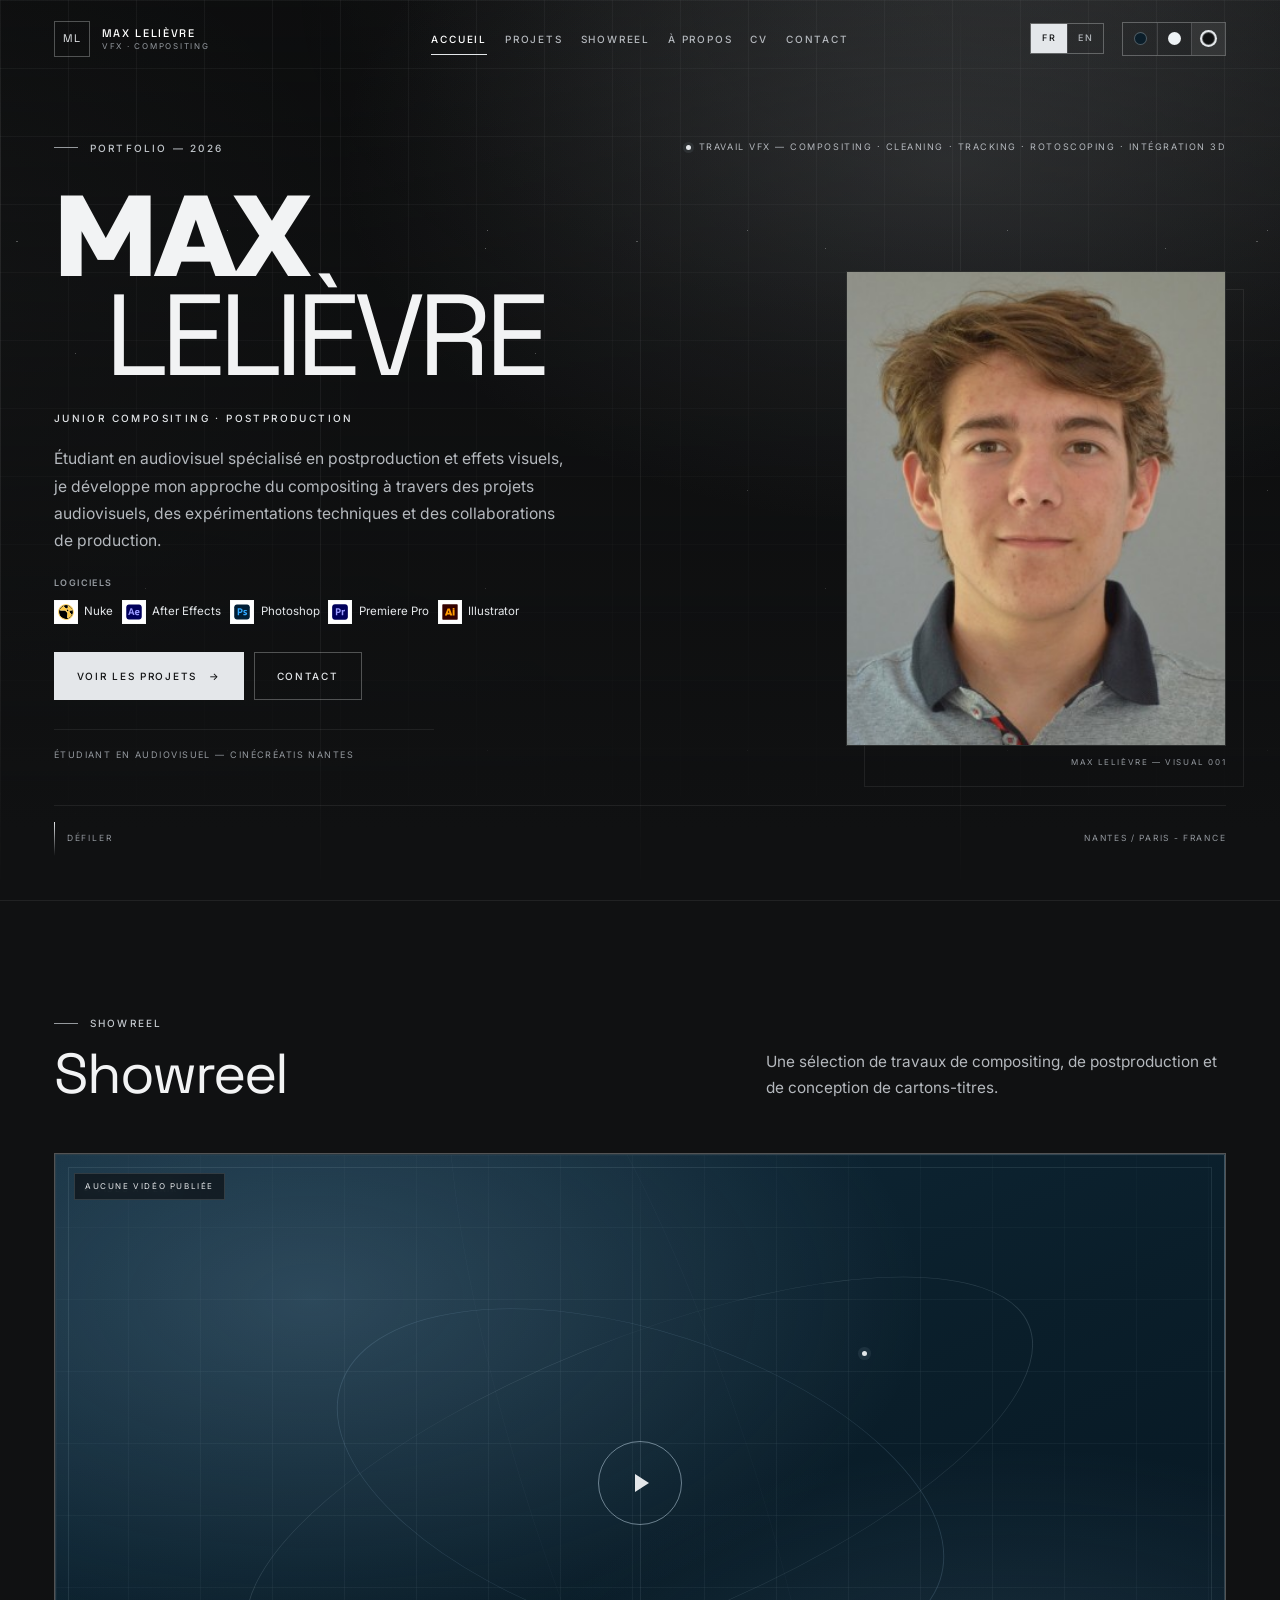
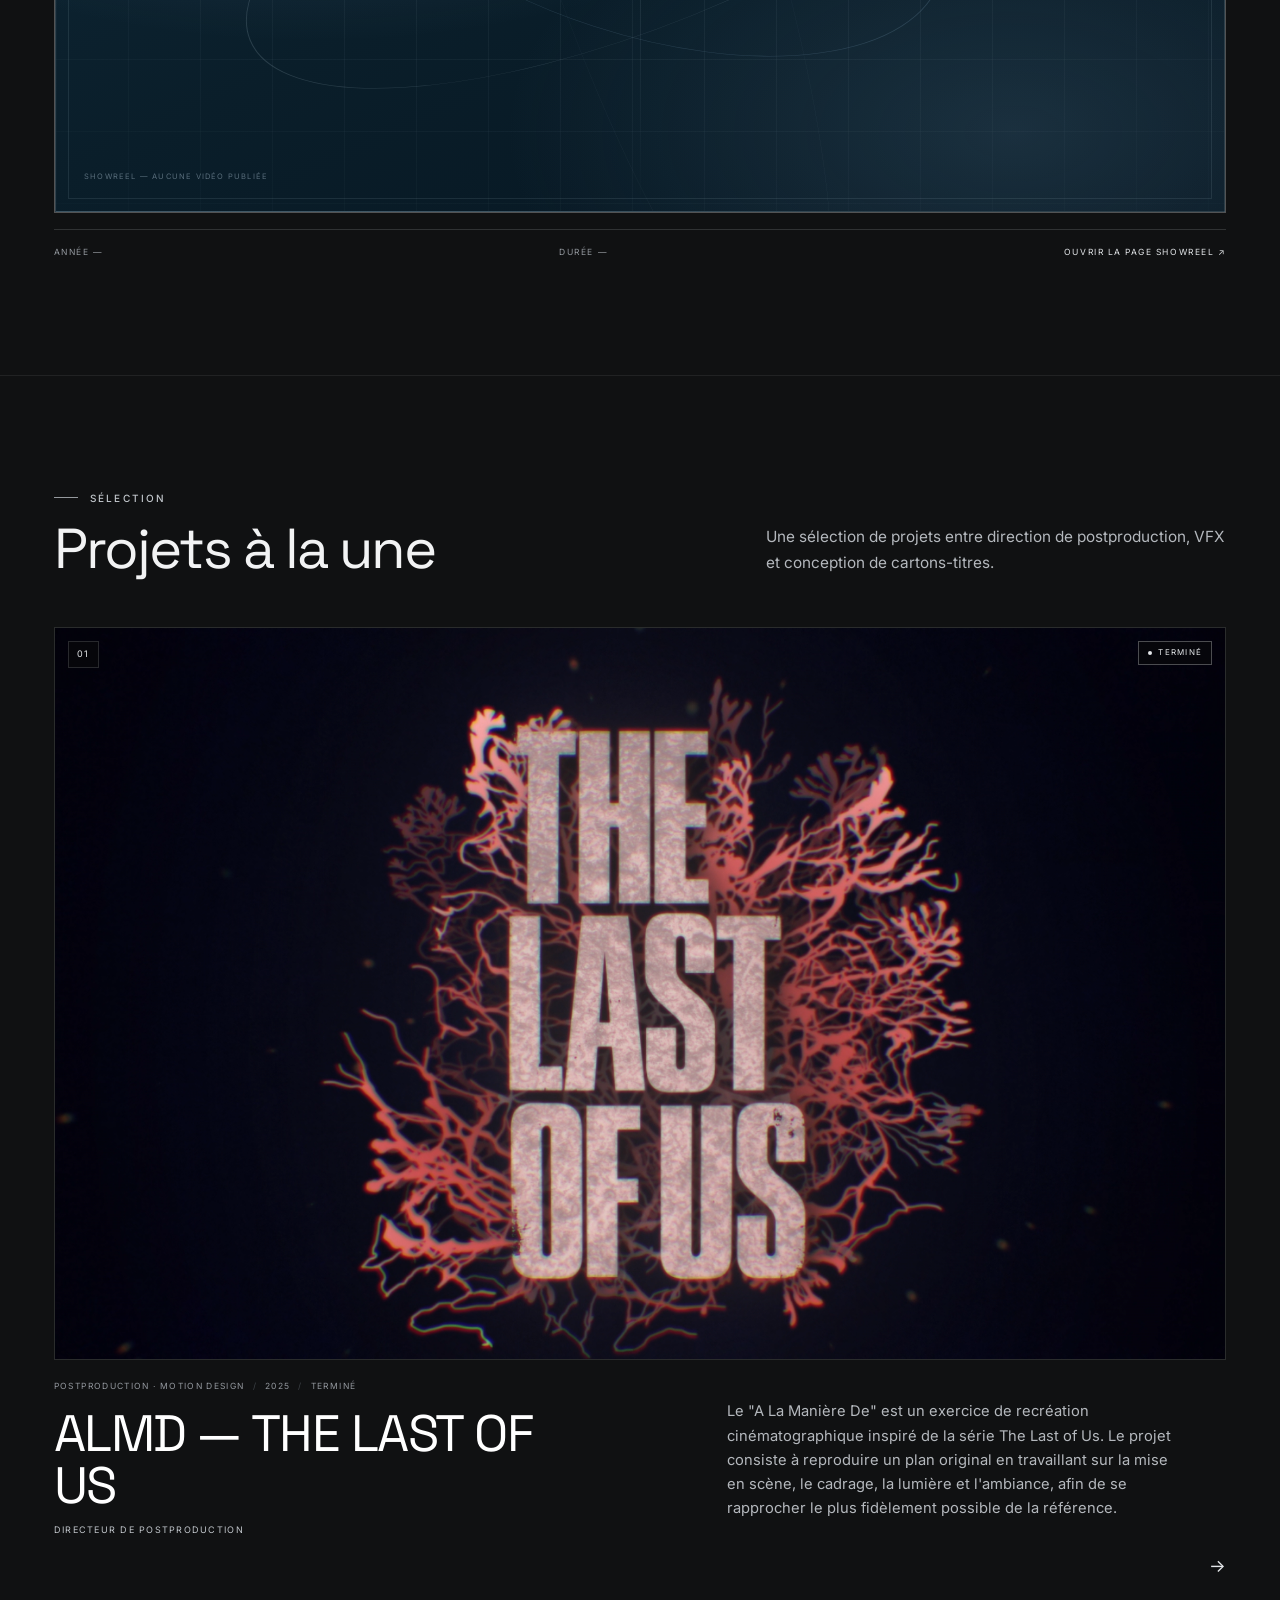
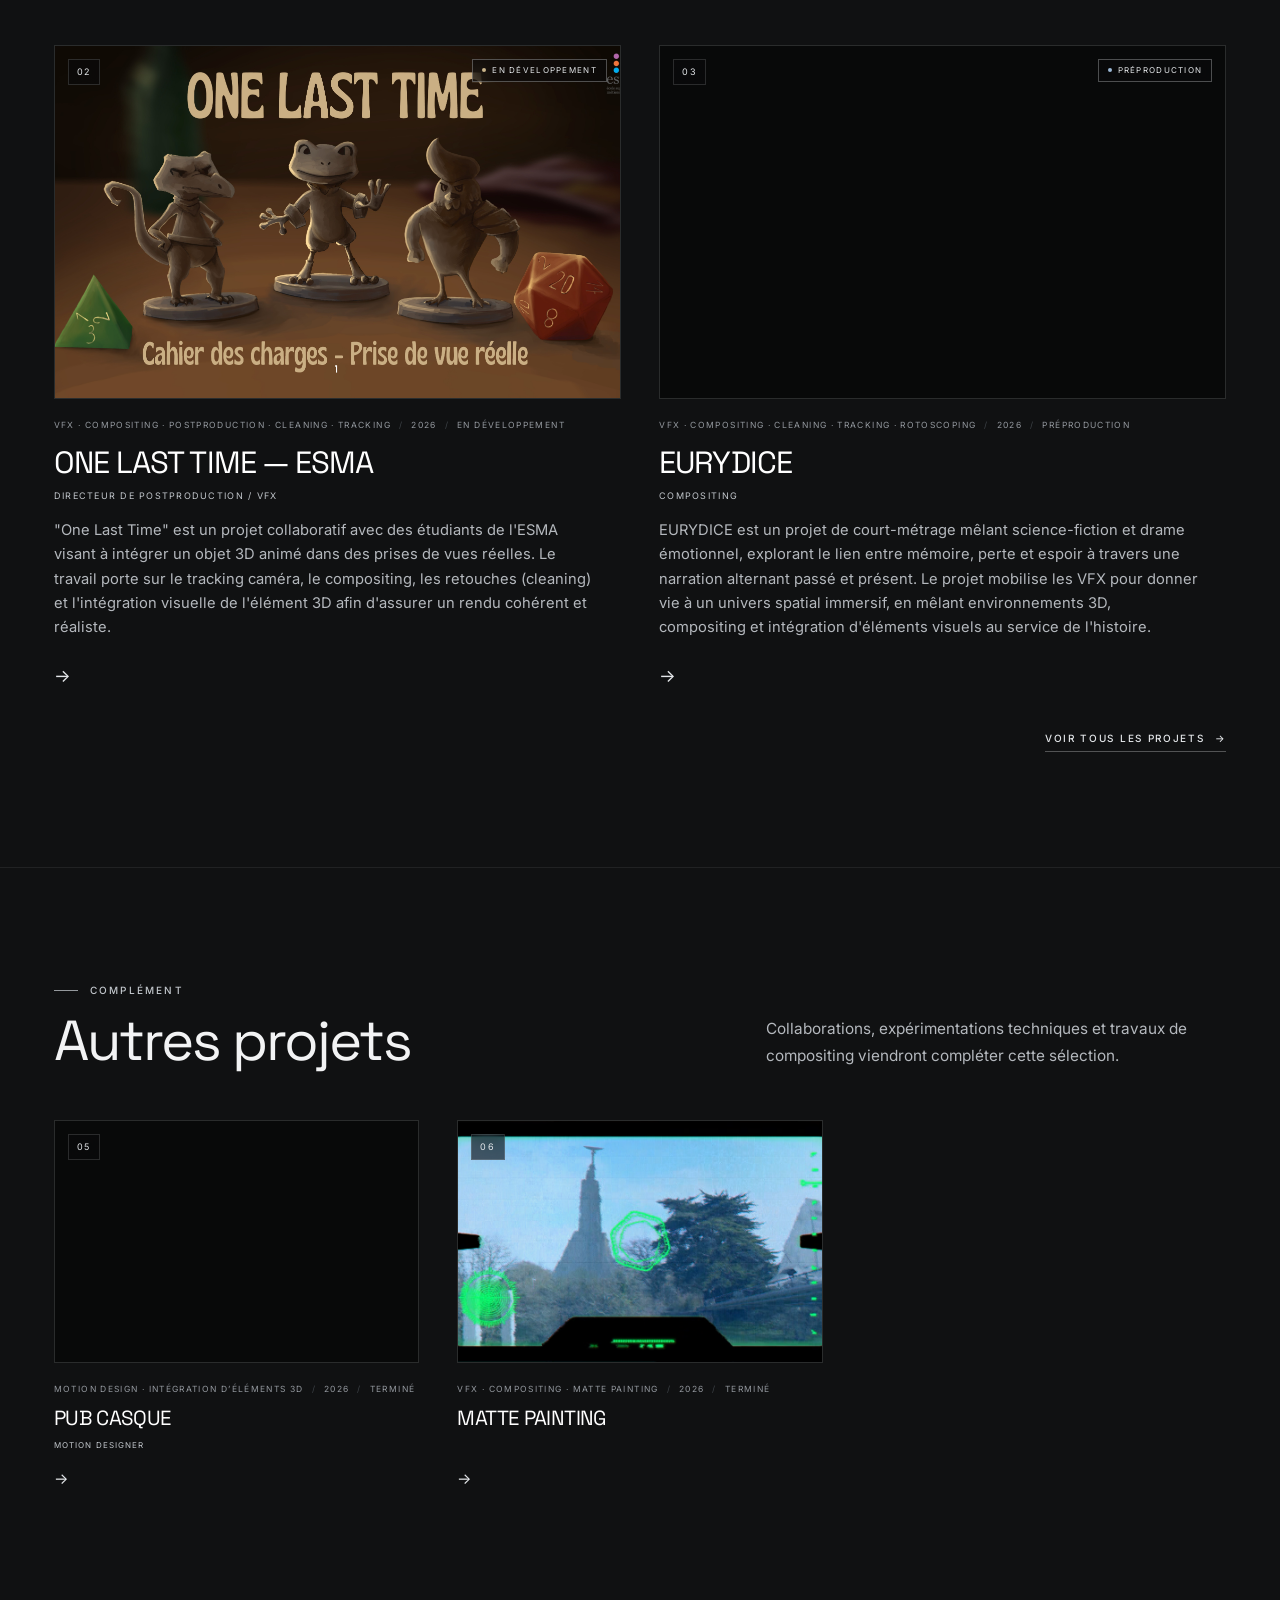
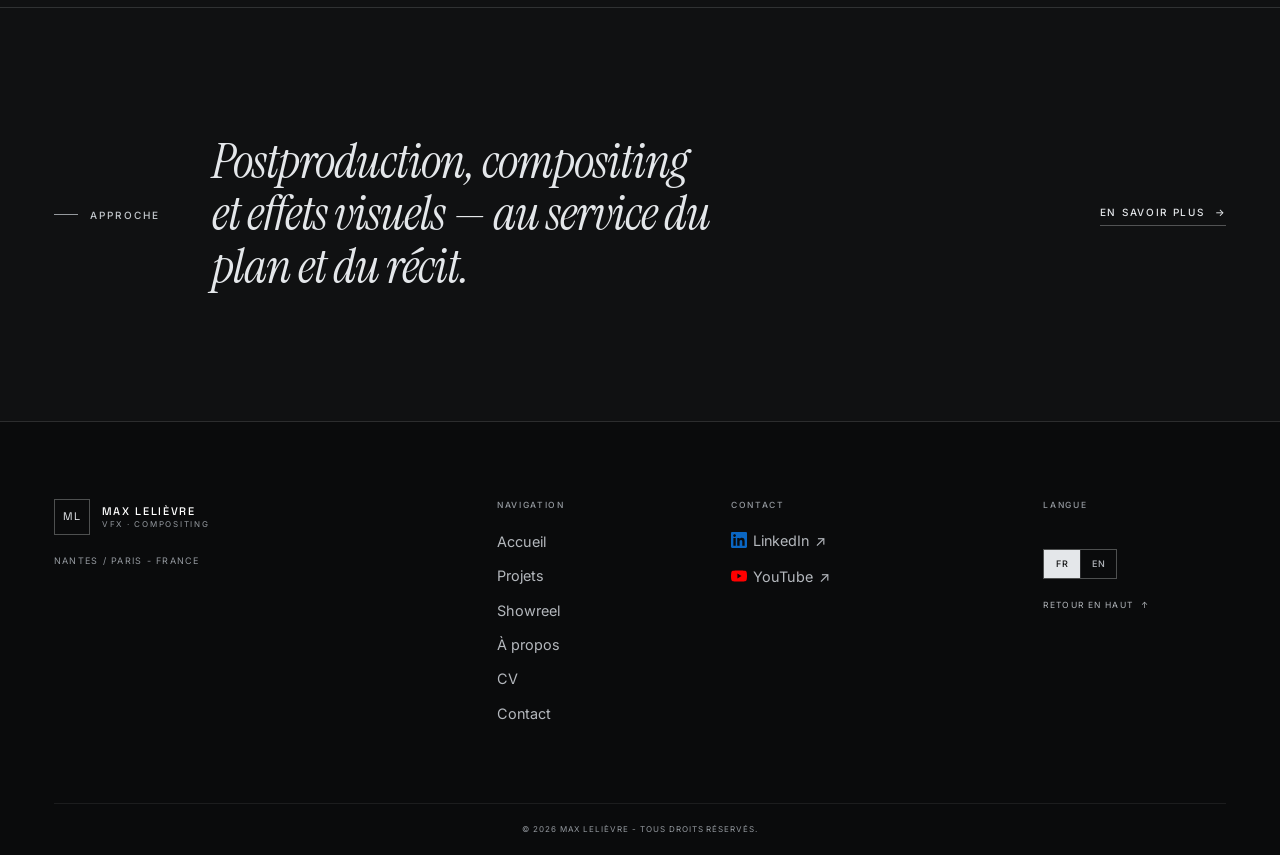
<file: index.html>
<!doctype html>
<html lang="fr" data-theme="blue">
  <head>
    <meta charset="utf-8" />
    <meta name="viewport" content="width=device-width, initial-scale=1" />
    <title>Max Lelièvre — Compositing &amp; Postproduction</title>
    <meta
      name="description"
      content="Portfolio de Max Lelièvre, étudiant en audiovisuel à CinéCréatis Nantes, spécialisé en postproduction, compositing et effets visuels."
    />
    <meta name="author" content="Max Lelièvre" />
    <meta name="referrer" content="strict-origin-when-cross-origin" />
    <meta name="theme-color" content="#0B1E2A" />
    <meta name="color-scheme" content="dark" />
    <meta property="og:type" content="website" />
    <meta property="og:site_name" content="Max Lelièvre" />
    <meta
      property="og:title"
      content="Max Lelièvre — Compositing &amp; Postproduction"
    />
    <meta
      property="og:description"
      content="Portfolio de Max Lelièvre, étudiant en audiovisuel à CinéCréatis Nantes, spécialisé en postproduction, compositing et effets visuels."
    />
    <meta property="og:locale" content="fr_FR" />
    <link rel="icon" href="assets/icons/favicon.svg" type="image/svg+xml" />
    <link rel="preconnect" href="https://fonts.googleapis.com" />
    <link rel="preconnect" href="https://fonts.gstatic.com" crossorigin />
    <link
      href="https://fonts.googleapis.com/css2?family=Inter:wght@300;400;500;600&family=Instrument+Serif:ital@0;1&family=Space+Grotesk:wght@300;400;500;600&display=swap"
      rel="stylesheet"
    />
    <link rel="stylesheet" href="css/style.css?v=15" />
  </head>
  <body data-background="streaks" data-background-motion="on">
    <script src="js/appearance.js"></script>
    <a class="skip-link" href="#main" data-i18n-skip>Aller au contenu</a>
    <div id="background-layer" class="site-background" aria-hidden="true">
      <span class="bg-stars"></span> <span class="bg-glow"></span>
      <span class="bg-grid"></span>
    </div>
    <header id="site-header" class="site-header"></header>
    <div
      id="mobile-menu"
      class="mobile-menu"
      role="dialog"
      aria-modal="true"
      aria-hidden="true"
      inert
    ></div>
    <main id="main" class="site-main" tabindex="-1"></main>
    <noscript>
      <div class="noscript">
        <p><strong>Ce portfolio nécessite JavaScript.</strong></p>
        <p>
          Activez JavaScript dans votre navigateur pour consulter les projets. /
          This portfolio requires JavaScript. Please enable it to view the
          projects.
        </p>
      </div>
    </noscript>
    <footer id="site-footer" class="site-footer"></footer>
    <div
      id="lightbox"
      class="lightbox"
      role="dialog"
      aria-modal="true"
      aria-label="Galerie"
      aria-hidden="true"
      inert
    >
      <button
        class="lightbox__close"
        type="button"
        data-lightbox-close
        aria-label="Fermer"
      >
        <span aria-hidden="true"></span><span aria-hidden="true"></span>
      </button>
      <button
        class="lightbox__nav lightbox__nav--prev"
        type="button"
        data-lightbox-prev
        aria-label="Image précédente"
      >
        <span aria-hidden="true">←</span>
      </button>
      <figure class="lightbox__figure">
        <div class="lightbox__stage"></div>
        <figcaption class="lightbox__caption"></figcaption>
      </figure>
      <button
        class="lightbox__nav lightbox__nav--next"
        type="button"
        data-lightbox-next
        aria-label="Image suivante"
      >
        <span aria-hidden="true">→</span>
      </button>
      <div class="lightbox__counter" aria-hidden="true"></div>
    </div>
    <div id="live-region" class="sr-only" aria-live="polite"></div>
    <script src="js/translations.js?v=12" defer></script>
    <script src="js/projects.js?v=9" defer></script>
    <script src="js/main.js?v=18" defer></script>
  </body>
</html>
</file>
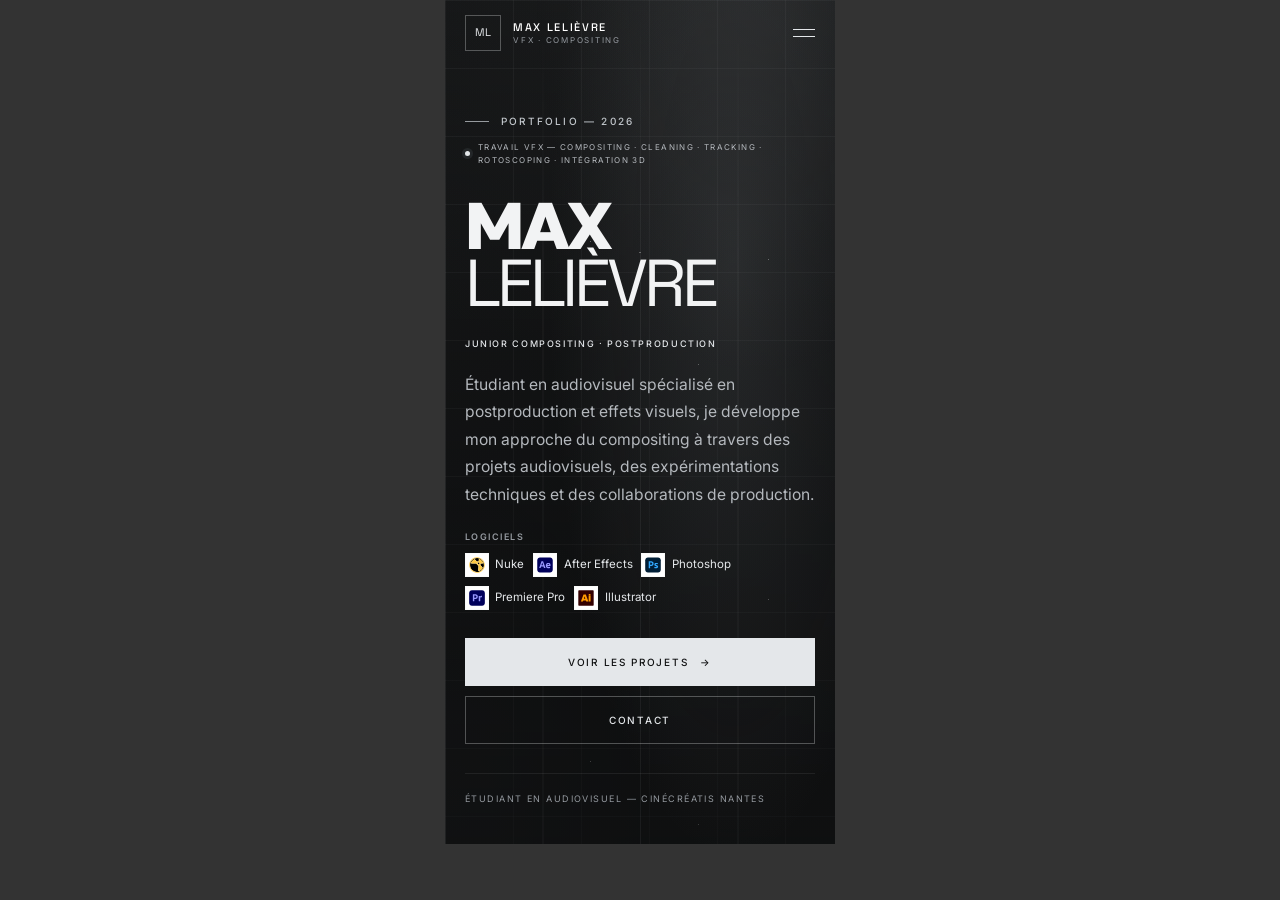
<file: qa-mobile.html>
<!doctype html>
<html lang="en">
<head>
<meta charset="utf-8">
<meta name="viewport" content="width=device-width, initial-scale=1">
<title>Aperçu mobile — Portfolio</title>
<style>
  html, body { min-height: 100%; margin: 0; padding: 0; background: #333; }
  body { display: grid; place-items: start center; }
  iframe { display: block; width: min(390px, 100vw); height: min(844px, 100dvh); border: 0; background: #0B1E2A; }
</style>
</head>
<body>
<iframe id="frame" title="Aperçu mobile du portfolio" src="./?v=13#/"></iframe>
</body>
</html>
</file>
<file: css/style.css>
/* ============================================================
   MAX LELIÈVRE — PORTFOLIO VFX
   Feuille de style unique, sans dépendance.
   Sommaire :
   01. Variables et base
   02. Utilitaires et typographie
   03. En-tête et menu mobile
   04. Accueil — hero
   05. Sections, showreel et cartes projet
   06. Pages Projets / Showreel
   07. Page projet
   08. À propos / Contact
   09. Pied de page et visionneuse
   10. Animations et responsive
   ============================================================ */

/* ------------------------------------------------------------
   01. VARIABLES ET BASE
   ------------------------------------------------------------ */
@font-face {
  font-family: "Russo One Local";
  src: url("../assets/fonts/RussoOne-Regular.ttf") format("truetype");
  font-display: swap;
}
:root {
  --bg: #0B1E2A;
  --bg-deep: #071620;
  --bg-soft: #0E2432;
  --blue: #46677D;
  --blue-light: #7EA5C1;
  --pale: #C6DCEB;
  --white: #FFFFFF;
  --text: #EAF2F8;
  --muted: #A7BFCE;
  --muted-dim: #8FA9BB;
  --line: rgba(198, 220, 235, 0.14);
  --line-strong: rgba(198, 220, 235, 0.28);
  --line-faint: rgba(198, 220, 235, 0.07);

  /* Surfaces translucides (adaptées par thème) */
  --surface-header: rgba(7, 22, 32, 0.84);
  --surface-bar: rgba(11, 30, 42, 0.93);
  --surface-veil: rgba(7, 22, 32, 0.62);
  --surface-veil-strong: rgba(7, 22, 32, 0.92);
  --surface-panel: rgba(4, 12, 18, 0.96);
  --fill-faint: rgba(198, 220, 235, 0.02);
  --fill-soft: rgba(198, 220, 235, 0.04);
  --hero-glow: rgba(70, 103, 125, 0.34);
  --hero-veil: rgba(7, 22, 32, 0.18);

  /* Palette des fonds animés — déclinée par thème */
  --art-opacity: 0.85;
  --art-star: #e6f6ff;
  --art-accent: #a9e9ff;
  --art-glow: rgba(87, 167, 211, 0.20);
  --art-glow-soft: rgba(60, 120, 180, 0.14);
  --art-line: rgba(142, 218, 242, 0.11);
  --art-ring: rgba(162, 220, 240, 0.22);
  --art-contour: rgba(119, 203, 232, 0.11);
  --art-scan: rgba(128, 227, 255, 0.20);
  --art-beam: rgba(161, 233, 255, 0.20);
  --art-beam-soft: rgba(161, 233, 255, 0.12);
  --art-streak: rgba(111, 216, 255, 0.09);
  --art-nebula-a: rgba(55, 159, 220, 0.30);
  --art-nebula-b: rgba(60, 90, 190, 0.24);
  --art-nebula-c: rgba(91, 192, 241, 0.18);
  --art-horizon-glow: rgba(112, 218, 255, 0.30);
  --art-horizon-veil: rgba(45, 137, 184, 0.14);
  --art-horizon-line: rgba(176, 236, 255, 0.60);

  --font-display: "Space Grotesk", "Helvetica Neue", Arial, sans-serif;
  --font-body: "Inter", "Helvetica Neue", Arial, sans-serif;
  --font-serif: "Instrument Serif", Georgia, "Times New Roman", serif;

  --header-h: 78px;
  --gutter: clamp(20px, 4.2vw, 64px);
  --max: 1560px;
  --ease: cubic-bezier(0.22, 0.61, 0.36, 1);
  --dur: 0.6s;
}

/* Blue is the original portfolio palette. The alternate themes only override tokens. */
:root[data-theme="blue"] { color-scheme: dark; }
:root[data-theme="dark"] {
  color-scheme: dark;
  --bg:#101112; --bg-deep:#080909; --bg-soft:#191b1d;
  --blue:#6d7278; --blue-light:#c2c7cc; --pale:#e4e7ea; --white:#fff;
  --text:#f2f3f4; --muted:#b4b8bd; --muted-dim:#94999f;
  --line:rgba(235,237,239,.15); --line-strong:rgba(235,237,239,.3); --line-faint:rgba(235,237,239,.08);
  --surface-header:rgba(8,9,9,.85); --surface-bar:rgba(16,17,18,.94);
  --surface-veil:rgba(10,11,12,.62); --surface-veil-strong:rgba(8,9,9,.92); --surface-panel:rgba(4,5,6,.96);
  --fill-faint:rgba(235,237,239,.025); --fill-soft:rgba(235,237,239,.05);
  --hero-glow:rgba(120,124,128,.22); --hero-veil:rgba(8,9,9,.35);
  --art-opacity:.7;
  --art-star:#ffffff; --art-accent:#e8e9ea;
  --art-glow:rgba(215,218,220,.10); --art-glow-soft:rgba(170,174,178,.07);
  --art-line:rgba(230,232,235,.08); --art-ring:rgba(220,223,226,.14);
  --art-contour:rgba(210,214,218,.08); --art-scan:rgba(255,255,255,.10);
  --art-beam:rgba(255,255,255,.12); --art-beam-soft:rgba(255,255,255,.07);
  --art-streak:rgba(255,255,255,.05);
  --art-nebula-a:rgba(200,204,208,.10); --art-nebula-b:rgba(150,155,160,.08); --art-nebula-c:rgba(230,232,235,.06);
  --art-horizon-glow:rgba(230,233,236,.14); --art-horizon-veil:rgba(255,255,255,.04); --art-horizon-line:rgba(255,255,255,.35);
}
:root[data-theme="light"] {
  color-scheme: light;
  --bg:#edf2f5; --bg-deep:#d8e3e9; --bg-soft:#ffffff;
  --blue:#315b74; --blue-light:#174c6c; --pale:#102f40; --white:#0a2635;
  --text:#102b39; --muted:#365669; --muted-dim:#537183;
  --line:rgba(16,43,57,.20); --line-strong:rgba(16,43,57,.40); --line-faint:rgba(16,43,57,.10);
  --surface-header:rgba(255,255,255,.92); --surface-bar:rgba(255,255,255,.94);
  --surface-veil:rgba(255,255,255,.72); --surface-veil-strong:rgba(255,255,255,.95); --surface-panel:rgba(255,255,255,.98);
  --fill-faint:rgba(16,43,57,.02); --fill-soft:rgba(16,43,57,.05);
  --hero-glow:rgba(120,160,190,.18); --hero-veil:rgba(255,255,255,.40);
  --art-opacity:.6;
  --art-star:rgba(30,80,110,.55); --art-accent:rgba(23,76,108,.60);
  --art-glow:rgba(90,140,175,.12); --art-glow-soft:rgba(120,160,190,.09);
  --art-line:rgba(30,80,110,.09); --art-ring:rgba(40,95,130,.14);
  --art-contour:rgba(40,95,130,.10); --art-scan:rgba(23,76,108,.10);
  --art-beam:rgba(40,110,150,.12); --art-beam-soft:rgba(40,110,150,.07);
  --art-streak:rgba(40,110,150,.06);
  --art-nebula-a:rgba(90,150,190,.16); --art-nebula-b:rgba(120,160,200,.12); --art-nebula-c:rgba(70,130,170,.10);
  --art-horizon-glow:rgba(70,150,200,.18); --art-horizon-veil:rgba(90,150,190,.06); --art-horizon-line:rgba(23,76,108,.35);
}

*,
*::before,
*::after {
  box-sizing: border-box;
}

html {
  -webkit-text-size-adjust: 100%;
  scroll-padding-top: calc(var(--header-h) + 24px);
}

body {
  margin: 0;
  background-color: var(--bg);
  background-image: none;
  background-attachment: fixed;
  color: var(--text);
  font-family: var(--font-body);
  font-size: 16px;
  font-weight: 400;
  line-height: 1.6;
  overflow-x: hidden;
  -webkit-font-smoothing: antialiased;
  -moz-osx-font-smoothing: grayscale;
  transition: background-color .35s var(--ease), color .35s var(--ease);
}

body.has-background-art {
  background-image:
    radial-gradient(1100px 760px at 78% -12%, var(--hero-glow), transparent 62%),
    radial-gradient(900px 700px at -12% 34%, var(--art-glow-soft), transparent 60%),
    linear-gradient(to right, var(--art-line) 1px, transparent 1px),
    linear-gradient(to bottom, var(--art-line) 1px, transparent 1px);
  background-size: auto, auto, 68px 68px, 68px 68px;
  background-attachment: fixed;
}

/* Calque décoratif indépendant du contenu : léger, fixe et sans interaction. */
.site-background {
  position: fixed;
  inset: 0;
  z-index: 0;
  overflow: hidden;
  pointer-events: none;
  opacity: var(--art-opacity);
  transition: opacity .45s var(--ease);
}
body:not(.has-background-art) .site-background { opacity: 0; }
.site-main, .site-footer { position: relative; z-index: 1; }
.site-background > span,
.site-background::before,
.site-background::after {
  content: "";
  position: absolute;
  inset: -20%;
  pointer-events: none;
  opacity: 0;
  transition: opacity .5s var(--ease);
}
/* --- 01. Deep Space : étoiles discrètes, dérive lente --- */
body[data-background="deep-space"] .bg-stars {
  opacity: 1;
  background-image:
    radial-gradient(1px 1px at 18% 26%, var(--art-star) 50%, transparent 51%),
    radial-gradient(1px 1px at 72% 16%, var(--art-star) 50%, transparent 51%),
    radial-gradient(1.5px 1.5px at 44% 68%, var(--art-accent) 50%, transparent 51%),
    radial-gradient(1px 1px at 86% 58%, var(--art-star) 50%, transparent 51%),
    radial-gradient(1px 1px at 10% 86%, var(--art-accent) 50%, transparent 51%);
  background-size: 340px 340px, 460px 460px, 620px 620px, 260px 260px, 540px 540px;
  animation: bg-parallax 90s linear infinite alternate;
}
body[data-background="deep-space"] .bg-glow {
  opacity: 1;
  background:
    radial-gradient(ellipse 62% 48% at 72% 14%, var(--art-glow), transparent 70%),
    radial-gradient(ellipse 52% 40% at 16% 82%, var(--art-glow-soft), transparent 72%);
  animation: bg-breathe 26s ease-in-out infinite alternate;
}

/* --- 02. Nebula : nuages diffus --- */
body[data-background="nebula"] .bg-glow {
  opacity: 1;
  background:
    radial-gradient(ellipse 46% 34% at 68% 22%, var(--art-nebula-a), transparent 72%),
    radial-gradient(ellipse 52% 38% at 30% 68%, var(--art-nebula-b), transparent 74%),
    radial-gradient(ellipse 30% 24% at 54% 44%, var(--art-nebula-c), transparent 76%);
  animation: nebula-drift 34s ease-in-out infinite alternate;
}
body[data-background="nebula"] .bg-stars {
  opacity: .5;
  background-image:
    radial-gradient(1px 1px at 24% 32%, var(--art-star) 50%, transparent 51%),
    radial-gradient(1px 1px at 66% 72%, var(--art-star) 50%, transparent 51%),
    radial-gradient(1px 1px at 88% 24%, var(--art-star) 50%, transparent 51%);
  background-size: 380px 380px, 520px 520px, 300px 300px;
  animation: bg-twinkle 11s ease-in-out infinite;
}
body[data-background="nebula"]::after {
  opacity: 1;
  background: radial-gradient(ellipse 40% 30% at 76% 58%, var(--art-nebula-a), transparent 72%);
  animation: nebula-drift 48s ease-in-out infinite alternate-reverse;
}

/* --- 03. Horizon : arc lumineux --- */
body[data-background="horizon"] .bg-glow {
  opacity: 1;
  background:
    radial-gradient(ellipse 92% 34% at 50% 106%, var(--art-horizon-glow), transparent 62%),
    linear-gradient(180deg, transparent 58%, var(--art-horizon-veil) 100%);
}
body[data-background="horizon"]::before {
  opacity: 1;
  inset: auto -16% -8%;
  height: 44%;
  border-top: 1px solid var(--art-horizon-line);
  border-radius: 50% 50% 0 0 / 100% 100% 0 0;
  box-shadow: 0 -12px 60px var(--art-horizon-glow);
  animation: horizon-breathe 9s ease-in-out infinite;
}
body[data-background="horizon"]::after {
  opacity: .7;
  inset: auto 0 0;
  height: 32%;
  background: repeating-linear-gradient(180deg, transparent 0 26px, var(--art-line) 27px 28px);
  -webkit-mask-image: linear-gradient(to top, #000, transparent 88%);
  mask-image: linear-gradient(to top, #000, transparent 88%);
  animation: horizon-lines 22s linear infinite;
}

/* --- 04. Orbital System : anneaux et points --- */
body[data-background="orbital"] .bg-glow {
  opacity: 1;
  background: radial-gradient(circle at 72% 28%, var(--art-glow), transparent 46%);
}
body[data-background="orbital"] .bg-grid {
  opacity: 1;
  background: repeating-radial-gradient(circle at 72% 28%,
    transparent 0 116px,
    var(--art-ring) 117px 118px,
    transparent 119px 232px);
  -webkit-mask-image: radial-gradient(circle at 72% 28%, #000 0 56%, transparent 82%);
  mask-image: radial-gradient(circle at 72% 28%, #000 0 56%, transparent 82%);
  animation: orbital-spin 140s linear infinite;
}
body[data-background="orbital"]::before {
  opacity: 1;
  inset: 28% auto auto 72%;
  width: 7px;
  height: 7px;
  border-radius: 50%;
  background: var(--art-accent);
  box-shadow: 0 0 16px var(--art-accent);
  transform-origin: -122px 122px;
  animation: orbital-spin 28s linear infinite;
}
body[data-background="orbital"]::after {
  opacity: .8;
  inset: 34% auto auto 64%;
  width: 5px;
  height: 5px;
  border-radius: 50%;
  background: var(--art-star);
  box-shadow: 0 0 12px var(--art-star);
  transform-origin: 62px 190px;
  animation: orbital-spin 46s linear infinite reverse;
}

/* --- 05. Topographic : lignes de contour --- */
body[data-background="topographic"] .bg-grid {
  opacity: 1;
  background: repeating-radial-gradient(ellipse 120% 84% at 76% 20%,
    transparent 0 30px,
    var(--art-contour) 31px 32px,
    transparent 33px 58px);
  background-size: 780px 540px;
  animation: topo-drift 44s ease-in-out infinite alternate;
}
body[data-background="topographic"] .bg-glow {
  opacity: 1;
  background: radial-gradient(ellipse 50% 40% at 76% 22%, var(--art-glow-soft), transparent 70%);
}
body[data-background="topographic"]::before {
  opacity: 1;
  background: linear-gradient(112deg, transparent 44%, var(--art-scan) 50%, transparent 56%);
  animation: topo-scan 14s linear infinite;
}
body[data-background="topographic"]::after {
  opacity: 1;
  background-image:
    radial-gradient(circle at 24% 62%, var(--art-accent) 0 2px, transparent 3px),
    radial-gradient(circle at 68% 38%, var(--art-accent) 0 2px, transparent 3px),
    radial-gradient(circle at 82% 74%, var(--art-accent) 0 1.5px, transparent 2.5px);
  animation: bg-twinkle 8s ease-in-out infinite;
}

/* --- 06. HUD Interface : grille et radar --- */
body[data-background="hud"] .bg-grid {
  opacity: 1;
  background-image:
    linear-gradient(var(--art-line) 1px, transparent 1px),
    linear-gradient(90deg, var(--art-line) 1px, transparent 1px);
  background-size: 72px 72px;
  -webkit-mask-image: radial-gradient(ellipse at 50% 42%, #000 22%, transparent 84%);
  mask-image: radial-gradient(ellipse at 50% 42%, #000 22%, transparent 84%);
}
body[data-background="hud"] .bg-glow {
  opacity: 1;
  background: linear-gradient(90deg, transparent, var(--art-scan), transparent) 0 0 / 100% 1px no-repeat;
  animation: hud-scan 9s ease-in-out infinite;
}
body[data-background="hud"]::before {
  opacity: 1;
  inset: 12% 9% auto auto;
  width: 250px;
  height: 250px;
  border: 1px solid var(--art-ring);
  border-radius: 50%;
  box-shadow: inset 0 0 0 40px transparent, inset 0 0 0 41px var(--art-line);
  animation: orbital-spin 44s linear infinite;
}
body[data-background="hud"]::after {
  opacity: .8;
  background:
    linear-gradient(var(--art-line), var(--art-line)) 50% 0 / 1px 100% no-repeat,
    linear-gradient(90deg, var(--art-line), var(--art-line)) 0 50% / 100% 1px no-repeat;
  -webkit-mask-image: radial-gradient(circle at 50% 50%, transparent 0 16%, #000 32%);
  mask-image: radial-gradient(circle at 50% 50%, transparent 0 16%, #000 32%);
}

/* --- 07. Light Streaks : faisceaux et lignes de vitesse --- */
body[data-background="streaks"] .bg-stars {
  opacity: 1;
  background: repeating-linear-gradient(118deg, transparent 0 78px, var(--art-streak) 79px 80px, transparent 81px 170px);
  animation: streak-slide 18s linear infinite;
}
body[data-background="streaks"] .bg-glow {
  opacity: 1;
  background: linear-gradient(118deg, transparent 38%, var(--art-beam) 49%, transparent 60%);
  animation: streak-beam 13s linear infinite;
}
body[data-background="streaks"]::before {
  opacity: .9;
  background: linear-gradient(118deg, transparent 46%, var(--art-beam-soft) 50%, transparent 54%);
  animation: streak-beam 9s linear infinite reverse;
}

/* --- 08. Minimal : fond statique --- */
body[data-background="minimal"] .site-background { opacity: 0; }
body[data-background-motion="off"] .site-background,
body[data-background-motion="off"] .site-background > span,
body[data-background-motion="off"] .site-background::before,
body[data-background-motion="off"] .site-background::after { animation-play-state: paused !important; }

@keyframes bg-parallax { from { transform: translate3d(-2%, -1%, 0); } to { transform: translate3d(2%, 1.5%, 0); } }
@keyframes bg-breathe { from { transform: scale(1); opacity: .8; } to { transform: scale(1.06); opacity: 1; } }
@keyframes bg-twinkle { 0%, 100% { opacity: .45; } 50% { opacity: .9; } }
@keyframes nebula-drift { from { transform: translate3d(-3%, -2%, 0) scale(1); } to { transform: translate3d(4%, 2%, 0) scale(1.08); } }
@keyframes horizon-breathe { 50% { opacity: .6; box-shadow: 0 -12px 78px var(--art-horizon-glow); } }
@keyframes horizon-lines { from { background-position: 0 0; } to { background-position: 0 28px; } }
@keyframes orbital-spin { to { transform: rotate(360deg); } }
@keyframes topo-drift { from { transform: translate3d(-1.5%, 1%, 0) scale(1); } to { transform: translate3d(1.5%, -1%, 0) scale(1.04); } }
@keyframes topo-scan { from { transform: translateX(-30%); } to { transform: translateX(30%); } }
@keyframes hud-scan { 0%, 100% { transform: translate3d(0, -18%, 0); opacity: 0; } 20%, 80% { opacity: 1; } 50% { transform: translate3d(0, 60%, 0); } }
@keyframes streak-slide { from { transform: translate3d(-6%, 0, 0); } to { transform: translate3d(6%, 0, 0); } }
@keyframes streak-beam { from { transform: translate3d(-24%, -8%, 0); } to { transform: translate3d(24%, 8%, 0); } }
:root[data-theme="light"] .site-header.is-scrolled,
:root[data-theme="light"] .site-header.is-inner { background:var(--surface-header); box-shadow:0 4px 20px rgba(16,43,57,.12); }
:root[data-theme="light"] .mobile-menu { background:var(--bg-soft); }
:root[data-theme="light"] .section,
:root[data-theme="light"] .page-hero { background:linear-gradient(180deg,rgba(255,255,255,.72),rgba(237,242,245,.18)); }
:root[data-theme="light"] .project-card,
:root[data-theme="light"] .about-card,
:root[data-theme="light"] .contact-profile,
:root[data-theme="light"] .contact-form { background:var(--bg-soft); border-color:var(--line-strong); box-shadow:0 12px 26px rgba(16,43,57,.08); }
:root[data-theme="light"] .filters-bar { background:var(--surface-bar); box-shadow:0 5px 14px rgba(16,43,57,.08); }
:root[data-theme="light"] .statement { background:linear-gradient(135deg,#163d53,#275b77); }
:root[data-theme="light"] .statement .eyebrow,
:root[data-theme="light"] .statement__text,
:root[data-theme="light"] .statement .text-link { color:#fff; }
:root[data-theme="light"] .site-footer { background:#102f40; }
:root[data-theme="light"] .site-footer .footer__title,
:root[data-theme="light"] .site-footer .footer__location,
:root[data-theme="light"] .site-footer .footer__bottom { color:#b9d4e1; }
:root[data-theme="light"] .site-footer .footer__link,
:root[data-theme="light"] .site-footer .footer__top-link { color:#f5fbff; }
:root[data-theme="light"] .site-footer .footer__link:hover,
:root[data-theme="light"] .site-footer .footer__top-link:hover { color:#8ed1ef; }
:root[data-theme="light"] .project-card__body { padding-left:4px; }
:root[data-theme="light"] .btn--primary { background:#174c6c; border-color:#174c6c; color:#fff; box-shadow:0 5px 14px rgba(23,76,108,.22); }
:root[data-theme="light"] .btn--ghost { background:rgba(255,255,255,.7); }
:root[data-theme="light"] .contact-form input,
:root[data-theme="light"] .contact-form textarea { background:#fff; color:var(--text); border-color:var(--line-strong); }
:root[data-theme="light"] .hero__availability .dot { box-shadow:0 0 0 3px rgba(23,76,108,.12); }
:root[data-theme="light"] .project-card__index,
:root[data-theme="light"] .status-badge { border-color:var(--line-strong); }
:root[data-theme="dark"] .site-footer { background:#0a0b0c; border-top:1px solid var(--line); }
:root[data-theme="dark"] .site-footer .footer__title,
:root[data-theme="dark"] .site-footer .footer__location,
:root[data-theme="dark"] .site-footer .footer__bottom { color:var(--muted-dim); }

body.menu-open,
body.lightbox-open {
  overflow: hidden;
}

img {
  display: block;
  max-width: 100%;
}

a {
  color: inherit;
  text-decoration: none;
}

button {
  font: inherit;
  color: inherit;
}

h1, h2, h3, h4, h5, h6 {
  margin: 0;
  font-weight: 400;
}

p {
  margin: 0;
}

ul, ol {
  margin: 0;
  padding: 0;
  list-style: none;
}

dl, dt, dd {
  margin: 0;
}

figure {
  margin: 0;
}

::selection {
  background: var(--pale);
  color: var(--bg);
}

:focus-visible {
  outline: 2px solid var(--pale);
  outline-offset: 4px;
}

main:focus {
  outline: none;
}

::-webkit-scrollbar {
  width: 10px;
  height: 10px;
}
::-webkit-scrollbar-track {
  background: var(--bg-deep);
}
::-webkit-scrollbar-thumb {
  background: #294455;
  border: 2px solid var(--bg-deep);
}
::-webkit-scrollbar-thumb:hover {
  background: var(--blue);
}

/* ------------------------------------------------------------
   02. UTILITAIRES ET TYPOGRAPHIE
   ------------------------------------------------------------ */
.container {
  width: 100%;
  max-width: var(--max);
  margin-inline: auto;
  padding-inline: var(--gutter);
}

.sr-only {
  position: absolute;
  width: 1px;
  height: 1px;
  padding: 0;
  margin: -1px;
  overflow: hidden;
  clip: rect(0, 0, 0, 0);
  white-space: nowrap;
  border: 0;
}

.skip-link {
  position: fixed;
  top: 12px;
  left: 12px;
  z-index: 1000;
  padding: 12px 18px;
  background: var(--pale);
  color: var(--bg);
  font-size: 11px;
  font-weight: 500;
  letter-spacing: 0.14em;
  text-transform: uppercase;
  transform: translateY(-160%);
  transition: transform 0.25s var(--ease);
}
.skip-link:focus {
  transform: none;
}

.eyebrow {
  display: flex;
  align-items: center;
  gap: 12px;
  color: var(--blue-light);
  font-size: 10px;
  font-weight: 500;
  letter-spacing: 0.22em;
  line-height: 1.4;
  text-transform: uppercase;
}
.eyebrow::before {
  content: "";
  flex: 0 0 auto;
  width: 24px;
  height: 1px;
  background: currentColor;
  opacity: 0.75;
}

.section-title {
  font-family: var(--font-display);
  font-size: clamp(2.1rem, 4.4vw, 4.6rem);
  font-weight: 400;
  letter-spacing: -0.035em;
  line-height: 0.98;
}

.page-title {
  margin-top: 1.6rem;
  font-family: var(--font-display);
  font-size: clamp(3.4rem, 9vw, 9rem);
  font-weight: 400;
  letter-spacing: -0.055em;
  line-height: 0.84;
  text-transform: uppercase;
}

.page-intro {
  max-width: 62ch;
  color: var(--muted);
  font-size: clamp(0.98rem, 1.2vw, 1.1rem);
  line-height: 1.75;
}
.page-intro--large {
  max-width: 54ch;
  margin-top: clamp(1.8rem, 3vw, 2.8rem);
  color: var(--pale);
  font-size: clamp(1.15rem, 1.8vw, 1.5rem);
  line-height: 1.55;
}

.section-intro {
  justify-self: end;
  max-width: 46ch;
  color: var(--muted);
  font-size: 0.96rem;
  line-height: 1.7;
}

.text-link {
  display: inline-flex;
  align-items: center;
  gap: 10px;
  padding-bottom: 5px;
  border-bottom: 1px solid var(--line-strong);
  color: var(--pale);
  font-size: 10px;
  font-weight: 500;
  letter-spacing: 0.17em;
  text-transform: uppercase;
  transition: color 0.25s, border-color 0.25s;
}
.text-link span {
  transition: transform 0.3s var(--ease);
}
.text-link:hover {
  color: var(--white);
  border-color: var(--white);
}
.text-link:hover span {
  transform: translateX(4px);
}

.btn {
  display: inline-flex;
  align-items: center;
  justify-content: center;
  gap: 12px;
  min-height: 48px;
  padding: 0 22px;
  border: 1px solid transparent;
  background: transparent;
  color: var(--pale);
  font-size: 10px;
  font-weight: 500;
  letter-spacing: 0.17em;
  line-height: 1.2;
  text-transform: uppercase;
  cursor: pointer;
  transition: background 0.3s, color 0.3s, border-color 0.3s;
}
.btn span {
  transition: transform 0.3s var(--ease);
}
.btn:hover span {
  transform: translateX(3px);
}
.btn--primary {
  background: var(--pale);
  border-color: var(--pale);
  color: var(--bg);
}
.btn--primary:hover {
  background: var(--white);
  border-color: var(--white);
}
.btn--ghost {
  border-color: var(--line-strong);
  color: var(--pale);
}
.btn--ghost:hover {
  border-color: var(--pale);
  background: var(--fill-soft);
}
.btn--disabled {
  border-color: var(--line);
  color: var(--muted-dim);
  cursor: default;
}

.dot {
  display: inline-block;
  flex: 0 0 auto;
  width: 5px;
  height: 5px;
  border-radius: 50%;
  background: var(--pale);
}

/* ------------------------------------------------------------
   03. EN-TÊTE ET MENU MOBILE
   ------------------------------------------------------------ */
.site-header {
  position: fixed;
  inset: 0 0 auto 0;
  z-index: 100;
  height: var(--header-h);
  border-bottom: 1px solid transparent;
  transition: background 0.35s var(--ease), border-color 0.35s var(--ease), backdrop-filter 0.35s;
}
.site-header.is-scrolled,
.site-header.is-inner {
  background: var(--surface-header);
  border-bottom-color: var(--line);
  -webkit-backdrop-filter: blur(16px) saturate(1.1);
  backdrop-filter: blur(16px) saturate(1.1);
}
body.menu-open .site-header {
  background: var(--surface-header);
  border-bottom-color: var(--line);
  -webkit-backdrop-filter: blur(16px) saturate(1.1);
  backdrop-filter: blur(16px) saturate(1.1);
}

.header__inner {
  display: grid;
  grid-template-columns: 1fr auto 1fr;
  align-items: center;
  gap: 24px;
  height: 100%;
}

.brand {
  display: inline-flex;
  align-items: center;
  gap: 12px;
  justify-self: start;
}
.brand__mark {
  display: grid;
  flex: 0 0 auto;
  place-items: center;
  width: 36px;
  height: 36px;
  border: 1px solid var(--line-strong);
  color: var(--pale);
  font-family: var(--font-display);
  font-size: 11px;
  letter-spacing: 0.04em;
  transition: background 0.3s, color 0.3s, border-color 0.3s;
}
.brand:hover .brand__mark {
  background: var(--pale);
  border-color: var(--pale);
  color: var(--bg);
}
.brand__text {
  display: flex;
  flex-direction: column;
  line-height: 1.1;
}
.brand__name {
  color: var(--white);
  font-family: var(--font-display);
  font-size: 11px;
  font-weight: 500;
  letter-spacing: 0.15em;
  text-transform: uppercase;
}
.brand__role {
  margin-top: 3px;
  color: var(--muted-dim);
  font-size: 8px;
  letter-spacing: 0.22em;
  text-transform: uppercase;
}

.header__nav {
  display: flex;
  justify-self: center;
  gap: clamp(16px, 2vw, 34px);
}
.header__link {
  position: relative;
  padding: 8px 0;
  color: var(--muted);
  font-size: 10px;
  font-weight: 500;
  letter-spacing: 0.18em;
  text-transform: uppercase;
  transition: color 0.25s;
}
.header__link::after {
  content: "";
  position: absolute;
  right: 0;
  bottom: 0;
  left: 0;
  height: 1px;
  background: var(--pale);
  transform: scaleX(0);
  transform-origin: left;
  transition: transform 0.35s var(--ease);
}
.header__link:hover,
.header__link.is-active {
  color: var(--white);
}
.header__link.is-active::after {
  transform: scaleX(1);
}

.header__actions {
  display: flex;
  align-items: center;
  justify-self: end;
  gap: 18px;
}

.lang-switch {
  display: inline-flex;
  border: 1px solid var(--line-strong);
}
.lang-switch__btn {
  min-width: 36px;
  padding: 7px 8px;
  border: 0;
  background: transparent;
  color: var(--muted);
  font-size: 9px;
  font-weight: 500;
  letter-spacing: 0.14em;
  cursor: pointer;
  transition: background 0.25s, color 0.25s;
}
.lang-switch__btn + .lang-switch__btn {
  border-left: 1px solid var(--line);
}
.lang-switch__btn:hover {
  color: var(--white);
}
.lang-switch__btn.is-active {
  background: var(--pale);
  color: var(--bg);
}
.lang-switch__btn.is-active:hover {
  color: var(--bg);
}

/* Sélecteur de thème : Bleu / Clair / Sombre */
.theme-switch {
  display: inline-flex;
  border: 1px solid var(--line-strong);
}
.theme-switch__btn {
  display: inline-flex;
  align-items: center;
  justify-content: center;
  gap: 7px;
  min-width: 34px;
  height: 32px;
  padding: 0 7px;
  border: 0;
  background: transparent;
  color: var(--muted);
  cursor: pointer;
  transition: background 0.25s, color 0.25s;
}
.theme-switch__btn + .theme-switch__btn {
  border-left: 1px solid var(--line);
}
.theme-switch__btn:hover {
  background: var(--line-faint);
}
.theme-switch__swatch {
  width: 13px;
  height: 13px;
  flex: 0 0 auto;
  border: 1px solid var(--line-strong);
  border-radius: 50%;
  transition: box-shadow 0.25s, transform 0.25s;
}
.theme-switch__swatch--blue {
  background: #0b1e2a;
}
.theme-switch__swatch--light {
  background: #edf2f5;
}
.theme-switch__swatch--dark {
  background: #101112;
}
.theme-switch__btn:hover .theme-switch__swatch {
  transform: scale(1.12);
}
.theme-switch__btn.is-active {
  background: var(--line-faint);
}
.theme-switch__btn.is-active .theme-switch__swatch {
  box-shadow: 0 0 0 2px var(--pale);
}
.theme-switch__name {
  display: none;
}

.menu-toggle {
  display: none;
  align-items: center;
  gap: 10px;
  padding: 8px 0;
  border: 0;
  background: none;
  cursor: pointer;
}
.menu-toggle__label {
  font-size: 9px;
  letter-spacing: 0.18em;
  text-transform: uppercase;
}
.menu-toggle__icon {
  position: relative;
  width: 22px;
  height: 14px;
}
.menu-toggle__icon span {
  position: absolute;
  left: 0;
  width: 100%;
  height: 1px;
  background: var(--pale);
  transition: transform 0.3s var(--ease), top 0.3s var(--ease);
}
.menu-toggle__icon span:first-child {
  top: 3px;
}
.menu-toggle__icon span:last-child {
  top: 10px;
}
body.menu-open .menu-toggle__icon span:first-child {
  top: 7px;
  transform: rotate(45deg);
}
body.menu-open .menu-toggle__icon span:last-child {
  top: 7px;
  transform: rotate(-45deg);
}

.mobile-menu {
  position: fixed;
  inset: 0;
  z-index: 90;
  display: none;
  padding-top: var(--header-h);
  background: var(--bg-deep);
  visibility: hidden;
  opacity: 0;
  overflow-y: auto;
  transition: opacity 0.35s var(--ease), visibility 0s linear 0.35s;
}
.mobile-menu.is-open {
  visibility: visible;
  opacity: 1;
  transition: opacity 0.35s var(--ease), visibility 0s linear 0s;
}
.mobile-menu__inner {
  display: flex;
  flex-direction: column;
  justify-content: space-between;
  min-height: calc(100svh - var(--header-h));
  padding-top: clamp(2rem, 6vh, 5rem);
  padding-bottom: 2rem;
}
.mobile-menu__nav {
  display: flex;
  flex-direction: column;
}
.mobile-menu__link {
  display: flex;
  align-items: baseline;
  gap: 16px;
  padding: clamp(10px, 1.8vh, 18px) 0;
  border-bottom: 1px solid var(--line-faint);
  color: var(--muted);
  font-family: var(--font-display);
  font-size: clamp(2rem, 7vw, 3.6rem);
  letter-spacing: -0.035em;
  line-height: 1;
  text-transform: uppercase;
  transition: color 0.25s, padding-left 0.35s var(--ease);
}
.mobile-menu__link:hover,
.mobile-menu__link.is-active {
  color: var(--white);
}
.mobile-menu__link:hover {
  padding-left: 10px;
}
.mobile-menu__index {
  color: var(--blue-light);
  font-family: var(--font-body);
  font-size: 9px;
  letter-spacing: 0.18em;
}
.mobile-menu__arrow {
  margin-left: auto;
  color: var(--blue-light);
  font-size: 0.9rem;
}
.mobile-menu__footer {
  display: grid;
  gap: 1rem;
  margin-top: 3rem;
}
.mobile-menu__row {
  display: flex;
  align-items: center;
  justify-content: space-between;
  gap: 1rem;
  padding-top: 1rem;
  border-top: 1px solid var(--line);
  color: var(--muted);
  font-size: 12px;
}
.mobile-menu__kicker {
  color: var(--muted-dim);
  font-size: 8.5px;
  letter-spacing: 0.2em;
  text-transform: uppercase;
}
.mobile-menu__row--theme {
  display: grid;
  gap: 0.6rem;
  justify-content: stretch;
}
.theme-switch--menu {
  width: 100%;
}
.theme-switch--menu .theme-switch__btn {
  flex: 1;
  height: 36px;
}
.theme-switch--menu .theme-switch__name {
  display: inline;
  font-size: 9px;
  letter-spacing: 0.12em;
  text-transform: uppercase;
}
.theme-switch--menu .theme-switch__btn.is-active {
  background: var(--pale);
  color: var(--bg);
}
.theme-switch--menu .theme-switch__btn.is-active .theme-switch__name {
  color: var(--bg);
}
.theme-switch--menu .theme-switch__btn.is-active .theme-switch__swatch {
  box-shadow: none;
}
.mobile-menu__cta {
  display: flex;
  align-items: center;
  justify-content: space-between;
  padding: 1.1rem 0;
  border-top: 1px solid var(--line-strong);
  color: var(--pale);
  font-size: 13px;
  letter-spacing: 0.16em;
  text-transform: uppercase;
}

/* ------------------------------------------------------------
   04. ACCUEIL — HERO
   ------------------------------------------------------------ */
.site-main {
  min-height: 60vh;
}

.hero {
  position: relative;
  display: flex;
  align-items: center;
  min-height: 100svh;
  padding-top: calc(var(--header-h) + clamp(2.5rem, 6vh, 5rem));
  padding-bottom: clamp(1.5rem, 4vh, 3rem);
  overflow: hidden;
}
.hero__bg {
  position: absolute;
  inset: 0;
  pointer-events: none;
}
.hero__bg::before {
  content: "";
  position: absolute;
  inset: 0;
  background:
    radial-gradient(ellipse 72% 62% at 74% 18%, var(--hero-glow), transparent 66%),
    linear-gradient(180deg, var(--hero-veil), var(--bg) 92%);
}
.hero__bg::after {
  content: "";
  position: absolute;
  inset: 0;
  background-image: linear-gradient(90deg, var(--art-line) 1px, transparent 1px);
  background-size: 25% 100%;
  opacity: 0.8;
  -webkit-mask-image: linear-gradient(to bottom, transparent, #000 18%, #000 72%, transparent);
  mask-image: linear-gradient(to bottom, transparent, #000 18%, #000 72%, transparent);
}
.hero__inner {
  position: relative;
  z-index: 1;
  width: 100%;
}
.hero__top {
  display: flex;
  align-items: center;
  justify-content: space-between;
  gap: 1.5rem;
}
.hero__availability {
  display: flex;
  align-items: center;
  gap: 8px;
  color: var(--muted);
  font-size: 9px;
  letter-spacing: 0.17em;
  text-transform: uppercase;
}
.hero__availability .dot {
  box-shadow: 0 0 0 3px rgba(198, 220, 235, 0.08);
}

.hero__title {
  margin: 0 0 1.6rem;
  font-family: var(--font-display);
  font-size: clamp(3.4rem, 9vw, 8rem);
  font-weight: 400;
  letter-spacing: -0.06em;
  line-height: 0.84;
  text-transform: uppercase;
}
.hero__line {
  display: block;
}
.hero__line--1 {
  font-family: "Russo One Local", var(--font-display);
  letter-spacing: -0.025em;
}
.hero__line--2 {
  margin-left: clamp(0px, 4vw, 70px);
}

.hero__grid {
  display: grid;
  grid-template-columns: minmax(0, 1fr) minmax(280px, 420px);
  gap: clamp(2rem, 5vw, 6rem);
  align-items: end;
  margin-top: clamp(2rem, 4vh, 3.5rem);
}
.hero__content {
  max-width: none;
  padding-bottom: 0.4rem;
}
.hero__role {
  display: flex;
  flex-wrap: wrap;
  align-items: center;
  gap: 12px;
  color: var(--pale);
  font-size: 10px;
  font-weight: 500;
  letter-spacing: 0.24em;
  text-transform: uppercase;
}
.hero__role-sep {
  width: 28px;
  height: 1px;
  background: var(--line-strong);
}
.hero__intro {
  max-width: 52ch;
  margin-top: 1.2rem;
  color: var(--muted);
  font-size: clamp(0.98rem, 1.15vw, 1.1rem);
  line-height: 1.75;
}
.hero__software { display:grid; gap:.55rem; margin-top:1.35rem; }
.hero__software-label { color:var(--muted-dim); font-size:9px; font-weight:600; letter-spacing:.16em; text-transform:uppercase; }
.software-logo-list--hero { max-width:560px; gap:.45rem .75rem; }
.software-mark--hero { color:var(--text); }
.software-mark--hero .software-mark__icon { width:24px; height:24px; }
.hero__actions {
  display: flex;
  flex-wrap: wrap;
  gap: 10px;
  margin-top: 1.8rem;
}
.hero__meta {
  max-width: 380px;
  margin-top: 1.8rem;
  padding-top: 1.1rem;
  border-top: 1px solid var(--line-faint);
  color: var(--muted-dim);
  font-size: 9px;
  letter-spacing: 0.16em;
  line-height: 1.6;
  text-transform: uppercase;
}

.hero__visual {
  position: relative;
  isolation: isolate;
  justify-self: end;
  width: 100%;
  max-width: 420px;
}
.hero__visual::before {
  content: "";
  position: absolute;
  inset: 18px -18px -18px 18px;
  z-index: -1;
  border: 1px solid var(--line-faint);
  pointer-events: none;
}
.hero__media {
  border-color: var(--line-strong);
}
.hero__visual-caption {
  display: block;
  margin-top: 10px;
  color: var(--muted-dim);
  font-size: 8px;
  letter-spacing: 0.2em;
  text-align: right;
  text-transform: uppercase;
}

.hero__footer {
  display: flex;
  align-items: center;
  justify-content: space-between;
  gap: 1.5rem;
  margin-top: clamp(2rem, 4vh, 3.5rem);
  padding-top: 1rem;
  border-top: 1px solid var(--line-faint);
}
.hero__footer-note {
  color: var(--muted-dim);
  font-size: 8.5px;
  letter-spacing: 0.2em;
  text-transform: uppercase;
}
.scroll-cue {
  display: inline-flex;
  align-items: center;
  gap: 12px;
  padding: 0;
  border: 0;
  background: none;
  color: var(--muted-dim);
  font-size: 8.5px;
  letter-spacing: 0.22em;
  text-transform: uppercase;
  cursor: pointer;
  transition: color 0.25s;
}
.scroll-cue:hover {
  color: var(--pale);
}
.scroll-cue__line {
  position: relative;
  width: 1px;
  height: 34px;
  background: linear-gradient(to bottom, var(--pale), transparent);
  overflow: hidden;
}
.scroll-cue__line::after {
  content: "";
  position: absolute;
  top: -10px;
  left: 0;
  width: 1px;
  height: 10px;
  background: var(--white);
}

/* ------------------------------------------------------------
   05. SECTIONS, SHOWREEL ET CARTES PROJET
   ------------------------------------------------------------ */
.section {
  position: relative;
  padding: clamp(4.5rem, 9vw, 9rem) 0;
  border-top: 1px solid var(--line-faint);
}
.section--tight {
  padding-top: clamp(3rem, 6vw, 5rem);
}
.section-head {
  display: grid;
  grid-template-columns: minmax(0, 1fr) minmax(0, 0.9fr);
  gap: clamp(1.5rem, 4vw, 5rem);
  align-items: end;
  margin-bottom: clamp(2rem, 4vw, 3.5rem);
}
.section-head__title .eyebrow {
  margin-bottom: 1rem;
}
.section-foot {
  display: flex;
  justify-content: flex-end;
  margin-top: 2.5rem;
}

/* Showreel */
.showreel-frame {
  display: block;
}
.showreel-frame__media {
  position: relative;
  overflow: hidden;
  border: 1px solid var(--line-strong);
}
.showreel-frame__visual {
  transition: transform 0.9s var(--ease), filter 0.5s;
}
.showreel-frame:hover .showreel-frame__visual {
  transform: scale(1.012);
  filter: brightness(1.08);
}
.play-button {
  position: absolute;
  inset: 0;
  z-index: 3;
  display: grid;
  place-items: center;
  width: 84px;
  height: 84px;
  margin: auto;
  border: 1px solid rgba(198, 220, 235, 0.5);
  border-radius: 50%;
  transition: background 0.35s, border-color 0.35s;
}
.play-button span {
  width: 0;
  height: 0;
  margin-left: 4px;
  border-top: 9px solid transparent;
  border-bottom: 9px solid transparent;
  border-left: 14px solid var(--pale);
  transition: border-color 0.35s;
}
.showreel-frame:hover .play-button {
  background: var(--pale);
  border-color: var(--pale);
}
.showreel-frame:hover .play-button span {
  border-left-color: var(--bg);
}
.showreel-frame__status {
  position: absolute;
  top: 1.2rem;
  left: 1.2rem;
  z-index: 3;
  padding: 6px 10px;
  border: 1px solid var(--line);
  background: var(--surface-veil);
  color: var(--pale);
  font-size: 8px;
  letter-spacing: 0.2em;
  text-transform: uppercase;
  -webkit-backdrop-filter: blur(8px);
  backdrop-filter: blur(8px);
}
.showreel-frame__bar {
  display: flex;
  flex-wrap: wrap;
  justify-content: space-between;
  gap: 1rem;
  margin-top: 1rem;
  padding-top: 1rem;
  border-top: 1px solid var(--line);
  color: var(--muted-dim);
  font-size: 8.5px;
  letter-spacing: 0.18em;
  text-transform: uppercase;
}
.showreel-frame__cta {
  color: var(--pale);
}

/* Médias et emplacements visuels */
.media,
.media-ph {
  position: relative;
  width: 100%;
  overflow: hidden;
  border: 1px solid var(--line);
  background: var(--bg-deep);
}
.media img {
  width: 100%;
  height: 100%;
  object-fit: cover;
  transition: transform 0.9s var(--ease), filter 0.5s;
}
.media-ph {
  display: flex;
  flex-direction: column;
  justify-content: space-between;
  padding: clamp(1rem, 2.2vw, 1.8rem);
  background:
    radial-gradient(90% 90% at var(--ph-x, 76%) var(--ph-y, 14%), rgba(126, 165, 193, 0.28), transparent 58%),
    radial-gradient(70% 70% at var(--ph-rx, 18%) var(--ph-ry, 92%), rgba(70, 103, 125, 0.30), transparent 62%),
    linear-gradient(155deg, #102A3A 0%, #0A1E2A 52%, #061520 100%);
  isolation: isolate;
  transition: filter 0.5s;
}
.media-ph--v1 {
  --ph-x: 76%;
  --ph-y: 14%;
  --ph-rx: 18%;
  --ph-ry: 92%;
}
.media-ph--v2 {
  --ph-x: 22%;
  --ph-y: 22%;
  --ph-rx: 82%;
  --ph-ry: 88%;
}
.media-ph--v3 {
  --ph-x: 54%;
  --ph-y: 78%;
  --ph-rx: 14%;
  --ph-ry: 16%;
}
.media-ph::before {
  content: "";
  position: absolute;
  inset: 0;
  z-index: 0;
  background-image:
    linear-gradient(to right, rgba(198, 220, 235, 0.055) 1px, transparent 1px),
    linear-gradient(to bottom, rgba(198, 220, 235, 0.055) 1px, transparent 1px);
  background-size: clamp(36px, 6vw, 72px) clamp(36px, 6vw, 72px);
  -webkit-mask-image: radial-gradient(120% 100% at 50% 50%, #000 25%, transparent 80%);
  mask-image: radial-gradient(120% 100% at 50% 50%, #000 25%, transparent 80%);
}
.media-ph::after {
  content: "";
  position: absolute;
  top: 0;
  bottom: 0;
  left: 50%;
  z-index: 0;
  width: 1px;
  background: linear-gradient(to bottom, transparent, rgba(198, 220, 235, 0.14), transparent);
}
.media-ph > * {
  position: relative;
  z-index: 1;
}
.media-ph__frame {
  position: absolute;
  inset: 12px;
  z-index: 0;
  border: 1px solid rgba(198, 220, 235, 0.10);
  pointer-events: none;
}
.media-ph__top {
  display: flex;
  align-items: center;
  gap: 8px;
  color: rgba(198, 220, 235, 0.62);
  font-size: 8px;
  letter-spacing: 0.22em;
  text-transform: uppercase;
}
.media-ph__dot {
  width: 4px;
  height: 4px;
  border-radius: 50%;
  background: var(--blue-light);
}
.media-ph__code {
  position: absolute;
  right: clamp(1rem, 3vw, 2.5rem);
  bottom: clamp(1.2rem, 3vw, 2.6rem);
  color: rgba(198, 220, 235, 0.07);
  font-family: var(--font-display);
  font-size: clamp(4rem, 11vw, 11rem);
  font-weight: 300;
  letter-spacing: -0.05em;
  line-height: 0.7;
}
.media-ph__bottom {
  display: flex;
  justify-content: space-between;
  gap: 1rem;
  color: rgba(198, 220, 235, 0.42);
  font-size: 7.5px;
  letter-spacing: 0.16em;
  text-transform: uppercase;
}
.media-ph__bottom span:last-child {
  text-align: right;
}

/* Orbitales décoratives des emplacements */
.orbit {
  position: absolute;
  inset: 0;
  z-index: 0;
  display: grid;
  place-items: center;
  pointer-events: none;
}
.orbit i {
  position: absolute;
  width: 72%;
  aspect-ratio: 1;
  border: 1px solid rgba(198, 220, 235, 0.16);
  border-radius: 50%;
  transform: rotate(-22deg) scaleY(0.34);
}
.orbit i:nth-child(2) {
  width: 54%;
  border-color: rgba(126, 165, 193, 0.22);
  transform: rotate(18deg) scaleY(0.48);
}
.orbit i:nth-child(3) {
  width: 88%;
  border-color: rgba(198, 220, 235, 0.09);
  transform: rotate(72deg) scaleY(0.22);
}
.orbit b {
  position: absolute;
  top: 30%;
  left: 69%;
  width: 5px;
  height: 5px;
  border-radius: 50%;
  background: var(--pale);
  box-shadow: 0 0 0 4px rgba(198, 220, 235, 0.08);
}

/* Cartes projet */
.project-card {
  min-width: 0;
}
.project-card__link {
  display: flex;
  flex-direction: column;
  height: 100%;
}
.project-card__media {
  position: relative;
  overflow: hidden;
}
.project-card__visual {
  transition: transform 0.9s var(--ease), filter 0.5s;
}
.project-card__link:hover .project-card__visual {
  transform: scale(1.018);
  filter: brightness(1.08);
}
.project-card__link:hover .media img {
  transform: scale(1.04);
}
.project-card__index {
  position: absolute;
  top: 14px;
  left: 14px;
  z-index: 3;
  padding: 5px 8px;
  border: 1px solid var(--line);
  background: var(--surface-veil);
  color: var(--pale);
  font-size: 9px;
  letter-spacing: 0.18em;
  -webkit-backdrop-filter: blur(8px);
  backdrop-filter: blur(8px);
}
.project-card__media > .status-badge {
  position: absolute;
  top: 14px;
  right: 14px;
  z-index: 3;
}
.status-badge {
  display: inline-flex;
  align-items: center;
  gap: 6px;
  padding: 6px 9px;
  border: 1px solid var(--line-strong);
  background: var(--surface-veil);
  color: var(--pale);
  font-size: 8px;
  letter-spacing: 0.16em;
  line-height: 1.2;
  text-transform: uppercase;
  -webkit-backdrop-filter: blur(8px);
  backdrop-filter: blur(8px);
}
.status-badge::before {
  content: "";
  width: 4px;
  height: 4px;
  border-radius: 50%;
  background: var(--blue-light);
}
.status-badge--completed::before {
  background: var(--pale);
}
.status-badge--in-development::before {
  background: #C9B48A;
}
.status-badge--preproduction::before {
  background: #9BB7D4;
}
.project-card__body {
  position: relative;
  display: flex;
  flex: 1;
  flex-direction: column;
  padding-top: 1.25rem;
}
.project-card__meta {
  display: flex;
  flex-wrap: wrap;
  align-items: center;
  gap: 8px;
  color: var(--muted-dim);
  font-size: 8.5px;
  letter-spacing: 0.16em;
  text-transform: uppercase;
}
.project-card__sep {
  color: rgba(198, 220, 235, 0.25);
}
.project-card__title {
  max-width: 18ch;
  margin-top: 0.9rem;
  color: var(--white);
  font-family: var(--font-display);
  font-size: clamp(1.5rem, 2.4vw, 2.4rem);
  letter-spacing: -0.03em;
  line-height: 1.02;
  text-transform: uppercase;
}
.project-card__role {
  margin-top: 0.65rem;
  color: var(--blue-light);
  font-size: 9px;
  letter-spacing: 0.14em;
  line-height: 1.5;
  text-transform: uppercase;
}
.project-card__desc {
  max-width: 60ch;
  margin-top: 1rem;
  color: var(--muted);
  font-size: 0.92rem;
  line-height: 1.65;
}
.project-card__arrow {
  align-self: flex-start;
  margin-top: auto;
  padding-top: 1.4rem;
  color: var(--pale);
  font-size: 1.1rem;
  transition: transform 0.35s var(--ease);
}
.project-card__link:hover .project-card__arrow {
  transform: translateX(6px);
}

/* Grille des projets à la une */
.featured-grid {
  display: grid;
  grid-template-columns: repeat(2, minmax(0, 1fr));
  gap: clamp(2.5rem, 5vw, 5rem) clamp(1.5rem, 3vw, 3rem);
}
.featured-grid > .project-card:first-child {
  grid-column: 1 / -1;
}
.featured-grid > .project-card:first-child .project-card__body {
  display: grid;
  grid-template-columns: minmax(0, 1.1fr) minmax(0, 0.9fr);
  column-gap: clamp(2rem, 5vw, 6rem);
  align-items: start;
}
.featured-grid > .project-card:first-child .project-card__meta {
  grid-column: 1 / -1;
}
.featured-grid > .project-card:first-child .project-card__title {
  grid-column: 1;
  max-width: 16ch;
  font-size: clamp(2rem, 4vw, 4rem);
}
.featured-grid > .project-card:first-child .project-card__role {
  grid-column: 1;
}
.featured-grid > .project-card:first-child .project-card__desc {
  grid-column: 2;
  grid-row: 2 / span 2;
  max-width: 50ch;
  margin-top: 0;
  padding-top: 0.35rem;
}
.featured-grid > .project-card:first-child .project-card__arrow {
  grid-column: 2;
  grid-row: 4;
  justify-self: end;
  align-self: end;
  padding-top: 1rem;
}

/* Grille compacte — autres projets */
.compact-grid {
  display: grid;
  grid-template-columns: repeat(3, minmax(0, 1fr));
  gap: clamp(1.5rem, 3vw, 2.5rem);
}
.project-card--compact .project-card__title {
  margin-top: 0.7rem;
  font-size: clamp(1.1rem, 1.6vw, 1.4rem);
}
.project-card--compact .project-card__role {
  font-size: 8px;
}
.project-card--compact .project-card__arrow {
  padding-top: 1rem;
  font-size: 0.95rem;
}
.project-card--compact .media-ph__bottom {
  display: none;
}
.project-card--compact .media-ph__code {
  font-size: clamp(3rem, 6vw, 5rem);
}

/* État vide */
.empty-state {
  display: grid;
  grid-template-columns: auto minmax(0, 1fr);
  gap: clamp(1.5rem, 4vw, 3rem);
  align-items: start;
  padding: clamp(2rem, 5vw, 4rem);
  border: 1px dashed var(--line-strong);
  background: var(--fill-faint);
}
.empty-state__mark {
  display: grid;
  place-items: center;
  width: 56px;
  height: 56px;
  border: 1px solid var(--line);
  color: var(--blue-light);
  font-family: var(--font-display);
  font-size: 1.5rem;
}
.empty-state__label {
  color: var(--muted-dim);
  font-size: 8.5px;
  letter-spacing: 0.22em;
  text-transform: uppercase;
}
.empty-state__title {
  margin-top: 0.7rem;
  font-family: var(--font-display);
  font-size: clamp(1.5rem, 2.4vw, 2.2rem);
  letter-spacing: -0.02em;
  line-height: 1.05;
}
.empty-state__text {
  max-width: 52ch;
  margin-top: 0.8rem;
  color: var(--muted);
  font-size: 0.95rem;
  line-height: 1.7;
}

/* Déclaration / approche */
.statement {
  padding: clamp(5rem, 10vw, 10rem) 0;
  border-top: 1px solid var(--line);
}
.statement__inner {
  display: grid;
  grid-template-columns: auto minmax(0, 1fr) auto;
  gap: clamp(1.5rem, 4vw, 4rem);
  align-items: center;
}
.statement__text {
  max-width: 22ch;
  color: var(--pale);
  font-family: var(--font-serif);
  font-size: clamp(1.8rem, 3.8vw, 4rem);
  font-style: italic;
  font-weight: 400;
  letter-spacing: -0.02em;
  line-height: 1.08;
}

/* ------------------------------------------------------------
   06. PAGES PROJETS / SHOWREEL
   ------------------------------------------------------------ */
.page-hero,
.project-hero {
  background: transparent;
  padding-top: calc(var(--header-h) + clamp(3rem, 8vh, 7rem));
  padding-bottom: clamp(2.5rem, 5vw, 5rem);
}
.page-hero__grid {
  display: grid;
  grid-template-columns: minmax(0, 1fr) auto;
  gap: 2rem;
  align-items: end;
  margin-top: clamp(2rem, 4vw, 3.5rem);
  padding-top: 1.5rem;
  border-top: 1px solid var(--line);
}
.page-count {
  color: var(--muted-dim);
  font-size: 9px;
  letter-spacing: 0.18em;
  text-transform: uppercase;
  white-space: nowrap;
}
.page-meta {
  display: flex;
  flex-wrap: wrap;
  gap: 1.5rem;
  color: var(--muted-dim);
  font-size: 8.5px;
  letter-spacing: 0.18em;
  text-transform: uppercase;
}
.page-meta__status {
  color: var(--pale);
}

/* Filtres */
.filters-bar {
  position: sticky;
  top: var(--header-h);
  z-index: 50;
  border-top: 1px solid var(--line);
  border-bottom: 1px solid var(--line);
  background: var(--surface-bar);
  -webkit-backdrop-filter: blur(14px);
  backdrop-filter: blur(14px);
}
.filters-bar__inner {
  display: flex;
  align-items: center;
  justify-content: space-between;
  min-height: 64px;
}
.filters {
  display: flex;
  flex-wrap: wrap;
  gap: 4px;
}
.filter-btn {
  display: inline-flex;
  align-items: center;
  gap: 8px;
  padding: 8px 12px;
  border: 1px solid transparent;
  background: none;
  color: var(--muted-dim);
  font-size: 9px;
  letter-spacing: 0.16em;
  text-transform: uppercase;
  cursor: pointer;
  transition: color 0.25s, border-color 0.25s, background 0.25s;
}
.filter-btn:hover {
  color: var(--white);
}
.filter-btn.is-active {
  background: var(--pale);
  border-color: var(--pale);
  color: var(--bg);
}
.filter-btn__count {
  font-size: 7.5px;
  opacity: 0.7;
}

.projects-content {
  padding-top: clamp(2.5rem, 5vw, 5rem);
  padding-bottom: clamp(5rem, 10vw, 9rem);
}
.project-group + .project-group {
  margin-top: clamp(4rem, 8vw, 8rem);
  padding-top: clamp(2.5rem, 5vw, 4rem);
  border-top: 1px solid var(--line);
}
.project-group__head {
  display: flex;
  align-items: flex-end;
  justify-content: space-between;
  gap: 2rem;
  margin-bottom: clamp(2rem, 4vw, 3rem);
}
.project-group__title {
  font-family: var(--font-display);
  font-size: clamp(1.6rem, 2.8vw, 2.6rem);
  letter-spacing: -0.03em;
  line-height: 1.05;
}
.project-group__intro {
  max-width: 60ch;
  margin-top: 0.6rem;
  color: var(--muted);
  font-size: 0.9rem;
}
.project-group__count {
  color: var(--muted-dim);
  font-size: 9px;
  letter-spacing: 0.18em;
}

/* Showreel — lecteur */
.showreel-player {
  position: relative;
  overflow: hidden;
  border: 1px solid var(--line-strong);
  background: var(--bg-deep);
}
.showreel-player__visual {
  border: 0;
}
.play-button--large {
  width: 96px;
  height: 96px;
}
.showreel-player__overlay {
  position: absolute;
  right: 0;
  bottom: 0;
  left: 0;
  z-index: 3;
  display: flex;
  align-items: flex-end;
  justify-content: space-between;
  gap: 2rem;
  padding: clamp(1.2rem, 3vw, 2.4rem);
  background: linear-gradient(to top, var(--surface-veil-strong), transparent);
  pointer-events: none;
}
.showreel-player__label {
  color: var(--pale);
  font-family: var(--font-display);
  font-size: clamp(1.2rem, 2vw, 1.8rem);
  letter-spacing: -0.02em;
  text-transform: uppercase;
}
.showreel-player__text {
  max-width: 44ch;
  color: var(--muted);
  font-size: 0.85rem;
  line-height: 1.6;
  text-align: right;
}
.video-frame {
  position: relative;
  aspect-ratio: 16 / 9;
  overflow: hidden;
  border: 1px solid var(--line);
  background: #000;
}
.video-frame__el {
  position: absolute;
  inset: 0;
  width: 100%;
  height: 100%;
  border: 0;
}
video.video-frame__el {
  object-fit: contain;
  background: #000;
}

/* ------------------------------------------------------------
   07. PAGE PROJET
   ------------------------------------------------------------ */
.project-hero {
  padding-top: calc(var(--header-h) + clamp(2rem, 5vh, 4rem));
}
.back-link {
  display: inline-flex;
  align-items: center;
  gap: 8px;
  color: var(--muted);
  font-size: 9px;
  letter-spacing: 0.16em;
  text-transform: uppercase;
  transition: color 0.25s;
}
.back-link:hover {
  color: var(--white);
}
.project-hero__top {
  display: flex;
  align-items: center;
  justify-content: space-between;
  gap: 1rem;
  margin-top: clamp(2rem, 5vh, 4rem);
}
.project-title {
  max-width: 18ch;
  margin-top: 1rem;
  font-family: var(--font-display);
  font-size: clamp(2.8rem, 7.5vw, 8rem);
  letter-spacing: -0.05em;
  line-height: 0.86;
  text-transform: uppercase;
}
.project-role {
  max-width: 60ch;
  margin-top: 1.2rem;
  color: var(--blue-light);
  font-size: clamp(0.95rem, 1.2vw, 1.1rem);
  line-height: 1.6;
}
.project-meta {
  display: grid;
  grid-template-columns: repeat(4, minmax(0, 1fr));
  gap: 1px;
  margin-top: clamp(2rem, 4vw, 3.5rem);
  border-top: 1px solid var(--line);
  border-bottom: 1px solid var(--line);
  background: var(--line);
}
.project-meta__item {
  padding: 1.2rem;
  background: var(--bg);
}
.project-meta__label {
  color: var(--muted-dim);
  font-size: 8px;
  letter-spacing: 0.2em;
  text-transform: uppercase;
}
.project-meta__value {
  margin-top: 0.45rem;
  color: var(--pale);
  font-size: 0.9rem;
  line-height: 1.45;
}
.project-meta__software { display:flex; flex-wrap:wrap; gap:.45rem; }
.project-meta__software-item { display:inline-flex; align-items:center; gap:.35rem; min-width:0; }
.project-meta__software-item img { width:22px; height:22px; padding:2px; background:#fff; object-fit:contain; }

.project-hero-media {
  margin-top: clamp(2rem, 4vw, 4rem);
}
.project-hero-media .media-ph__code {
  font-size: clamp(6rem, 16vw, 16rem);
}
.project-note {
  display: grid;
  grid-template-columns: 140px minmax(0, 1fr);
  gap: 1.5rem;
  margin-top: 1.5rem;
  padding: 1.25rem 0;
  border-bottom: 1px solid var(--line-faint);
}
.project-note__label {
  color: var(--blue-light);
  font-size: 8.5px;
  letter-spacing: 0.2em;
  text-transform: uppercase;
}
.project-note__text {
  max-width: 70ch;
  color: var(--muted);
  font-size: 0.92rem;
  line-height: 1.65;
}

.project-layout {
  display: grid;
  grid-template-columns: 220px minmax(0, 1fr);
  gap: clamp(2rem, 6vw, 7rem);
  padding-top: clamp(3rem, 6vw, 6rem);
  padding-bottom: clamp(4rem, 8vw, 8rem);
}
.project-aside {
  position: sticky;
  top: calc(var(--header-h) + 2rem);
  align-self: start;
}
.project-aside__title {
  padding-bottom: 1rem;
  border-bottom: 1px solid var(--line);
  color: var(--muted-dim);
  font-size: 8.5px;
  letter-spacing: 0.2em;
  text-transform: uppercase;
}
.project-toc {
  display: flex;
  flex-direction: column;
  margin-top: 0.5rem;
}
.project-toc__link {
  display: flex;
  align-items: baseline;
  gap: 12px;
  padding: 10px 0;
  border: 0;
  border-bottom: 1px solid var(--line-faint);
  background: none;
  color: var(--muted);
  font-size: 10px;
  letter-spacing: 0.06em;
  text-align: left;
  cursor: pointer;
  transition: color 0.25s, padding-left 0.25s;
}
.project-toc__link:hover {
  padding-left: 4px;
  color: var(--white);
}
.project-toc__num {
  color: var(--blue-light);
  font-size: 7.5px;
  letter-spacing: 0.14em;
}
.project-content {
  min-width: 0;
}
.project-content--full {
  max-width: 980px;
}
.p-section {
  padding-bottom: clamp(2.5rem, 5vw, 4.5rem);
}
.p-section + .p-section {
  padding-top: clamp(2.5rem, 5vw, 4rem);
  border-top: 1px solid var(--line);
}
.p-section:last-child {
  padding-bottom: 0;
}
.p-section__head {
  display: flex;
  align-items: baseline;
  gap: 1.2rem;
  margin-bottom: 1.8rem;
}
.p-section__num {
  color: var(--blue-light);
  font-size: 8px;
  letter-spacing: 0.18em;
}
.p-section__title {
  font-family: var(--font-display);
  font-size: clamp(1.5rem, 2.4vw, 2.2rem);
  letter-spacing: -0.03em;
  line-height: 1.1;
}

.prose {
  max-width: 68ch;
  color: var(--muted);
  font-size: clamp(0.98rem, 1.05vw, 1.08rem);
  line-height: 1.8;
}
.prose p + p {
  margin-top: 1.2em;
}
.prose--small {
  font-size: 0.95rem;
  line-height: 1.75;
}

.contribution-list {
  max-width: 70ch;
  counter-reset: contribution;
}
.contribution-list__item {
  display: flex;
  gap: 1.2rem;
  padding: 1rem 0;
  border-bottom: 1px solid var(--line-faint);
  color: var(--pale);
  font-size: 1rem;
  counter-increment: contribution;
}
.contribution-list__item::before {
  padding-top: 0.3rem;
  color: var(--blue-light);
  content: counter(contribution, decimal-leading-zero);
  font-size: 8px;
  letter-spacing: 0.16em;
}

.note-panel {
  max-width: 70ch;
  padding: clamp(1.5rem, 3vw, 2.5rem);
  border: 1px solid var(--line);
  background: var(--fill-faint);
}
.note-panel__label {
  margin-bottom: 1rem;
  color: var(--blue-light);
  font-size: 8.5px;
  letter-spacing: 0.2em;
  text-transform: uppercase;
}

.gallery {
  display: grid;
  grid-template-columns: repeat(2, minmax(0, 1fr));
  gap: 1rem;
}
.gallery__item {
  margin: 0;
}
.gallery__item:first-child:nth-last-child(odd) {
  grid-column: 1 / -1;
}
.gallery__button {
  position: relative;
  display: block;
  width: 100%;
  padding: 0;
  overflow: hidden;
  border: 1px solid var(--line);
  background: var(--bg-deep);
  cursor: zoom-in;
}
.gallery__button img {
  width: 100%;
  height: auto;
  transition: transform 0.7s var(--ease);
}
.gallery__button:hover img {
  transform: scale(1.025);
}
.gallery__zoom {
  position: absolute;
  right: 12px;
  bottom: 12px;
  display: grid;
  place-items: center;
  width: 32px;
  height: 32px;
  border: 1px solid var(--line-strong);
  background: var(--surface-veil);
  color: var(--pale);
  font-size: 0.85rem;
  opacity: 0;
  transition: opacity 0.3s;
  -webkit-backdrop-filter: blur(8px);
  backdrop-filter: blur(8px);
}
.gallery__button:hover .gallery__zoom,
.gallery__button:focus-visible .gallery__zoom {
  opacity: 1;
}
.gallery__caption {
  margin-top: 0.6rem;
  color: var(--muted-dim);
  font-size: 8.5px;
  letter-spacing: 0.14em;
  text-transform: uppercase;
}

.video-list {
  display: grid;
  gap: 2rem;
}
.video-block {
  margin: 0;
}
.video-block__caption {
  margin-top: 0.7rem;
  color: var(--muted-dim);
  font-size: 8.5px;
  letter-spacing: 0.16em;
  text-transform: uppercase;
}
.video-block__caption span { display:block; }
.video-youtube-link { display:inline-flex; margin-top:.65rem; color:var(--blue-light); font-size:.75rem; text-decoration:underline; text-underline-offset:3px; }
.video-block__comment { margin-top:6px; color:var(--pale); font-size:12px; letter-spacing:normal; line-height:1.5; text-transform:none; }

.breakdown-list {
  display: flex;
  flex-direction: column;
  gap: clamp(2.5rem, 5vw, 4rem);
}
.breakdown {
  display: grid;
  grid-template-columns: minmax(0, 1.4fr) minmax(0, 0.6fr);
  gap: clamp(1.5rem, 4vw, 3rem);
  align-items: start;
}
.breakdown__media {
  min-width: 0;
}
.breakdown__text {
  padding-top: 0.5rem;
}
.breakdown__num {
  color: var(--blue-light);
  font-size: 8px;
  letter-spacing: 0.18em;
}
.breakdown__title {
  margin-top: 0.7rem;
  font-family: var(--font-display);
  font-size: clamp(1.2rem, 1.8vw, 1.6rem);
  letter-spacing: -0.02em;
}
.breakdown__text .prose {
  margin-top: 0.8rem;
}

/* Comparaison avant / après */
.compare {
  --compare-pos: 50%;
  position: relative;
  aspect-ratio: 16 / 9;
  overflow: hidden;
  border: 1px solid var(--line);
  background: var(--bg-deep);
  user-select: none;
}
.compare:focus-within {
  outline: 2px solid var(--pale);
  outline-offset: 4px;
}
.compare__after,
.compare__before {
  position: absolute;
  inset: 0;
  width: 100%;
  height: 100%;
  object-fit: cover;
}
.compare__before-wrap {
  position: absolute;
  inset: 0;
  overflow: hidden;
  clip-path: inset(0 calc(100% - var(--compare-pos)) 0 0);
}
.compare__handle {
  position: absolute;
  top: 0;
  bottom: 0;
  left: var(--compare-pos);
  width: 1px;
  background: rgba(255, 255, 255, 0.8);
  transform: translateX(-0.5px);
  pointer-events: none;
}
.compare__handle span {
  position: absolute;
  top: 50%;
  left: 50%;
  display: block;
  width: 38px;
  height: 38px;
  border: 1px solid rgba(255, 255, 255, 0.8);
  border-radius: 50%;
  background: var(--surface-veil);
  transform: translate(-50%, -50%);
  -webkit-backdrop-filter: blur(6px);
  backdrop-filter: blur(6px);
}
.compare__handle span::before {
  position: absolute;
  inset: 0;
  display: grid;
  place-items: center;
  color: var(--white);
  content: "↔";
  font-size: 11px;
}
.compare__control {
  position: absolute;
  inset: 0;
}
.compare__control input {
  position: absolute;
  inset: 0;
  width: 100%;
  height: 100%;
  margin: 0;
  opacity: 0;
  cursor: ew-resize;
}
.compare-list {
  display: grid;
  gap: 2rem;
}
.compare-block__caption {
  display: flex;
  gap: 1rem;
  margin-top: 0.7rem;
  color: var(--muted-dim);
  font-size: 8.5px;
  letter-spacing: 0.16em;
  text-transform: uppercase;
}
.compare-block__side-caption { display:grid; gap:2px; margin-top:6px; color:var(--pale); font-size:12px; }
.compare-block__side-caption small { color:var(--muted-dim); font-size:8px; letter-spacing:.14em; text-transform:uppercase; }
.project-cover-caption { margin:8px 0 0; color:var(--muted-dim); font-size:12px; }
.compare-block__num {
  color: var(--blue-light);
}

.credits-list {
  max-width: 760px;
}
.credits-list__item {
  display: grid;
  grid-template-columns: 220px minmax(0, 1fr);
  gap: 1rem;
  padding: 0.9rem 0;
  border-bottom: 1px solid var(--line-faint);
}
.credits-list__role {
  color: var(--muted-dim);
  font-size: 8.5px;
  letter-spacing: 0.16em;
  text-transform: uppercase;
}
.credits-list__name {
  color: var(--pale);
  font-size: 0.95rem;
}

.project-pager {
  display: grid;
  grid-template-columns: 1fr 1fr;
  gap: 1px;
  margin-top: clamp(3rem, 6vw, 5rem);
  border-top: 1px solid var(--line);
  border-bottom: 1px solid var(--line);
}
.project-pager__item {
  display: flex;
  flex-direction: column;
  gap: 0.7rem;
  padding: clamp(1.5rem, 3vw, 2.5rem) 0;
  transition: background 0.3s;
}
.project-pager__item--prev {
  padding-right: 2rem;
}
.project-pager__item--next {
  padding-left: 2rem;
  border-left: 1px solid var(--line);
  text-align: right;
}
.project-pager__item:hover {
  background: var(--fill-soft);
}
.project-pager__label {
  color: var(--muted-dim);
  font-size: 8.5px;
  letter-spacing: 0.18em;
  text-transform: uppercase;
}
.project-pager__title {
  color: var(--pale);
  font-family: var(--font-display);
  font-size: clamp(1.2rem, 2vw, 1.8rem);
  letter-spacing: -0.02em;
  line-height: 1.1;
  text-transform: uppercase;
}
.project-return {
  padding-top: 2rem;
  padding-bottom: clamp(4rem, 8vw, 7rem);
}

/* ------------------------------------------------------------
   08. À PROPOS / CONTACT
   ------------------------------------------------------------ */
.about-layout {
  display: grid;
  grid-template-columns: 300px minmax(0, 1fr);
  gap: clamp(2rem, 6vw, 7rem);
  padding-bottom: clamp(5rem, 10vw, 9rem);
}
.about-card {
  position: sticky;
  top: calc(var(--header-h) + 2rem);
  align-self: start;
  padding: clamp(1.5rem, 3vw, 2rem);
  border: 1px solid var(--line);
  background: var(--fill-faint);
}
.about-card__monogram {
  padding-bottom: 1.5rem;
  border-bottom: 1px solid var(--line);
  color: var(--pale);
  font-family: var(--font-display);
  font-size: clamp(3rem, 6vw, 5rem);
  letter-spacing: -0.05em;
  line-height: 1;
}
.about-card__portrait {
  display: block;
  width: 100%;
  aspect-ratio: 4 / 5;
  margin-bottom: 1.5rem;
  border-bottom: 1px solid var(--line);
  object-fit: cover;
  object-position: center;
}
.page-intro--large p + p { margin-top: 1rem; }
.footer__col:last-child { display: flex; flex-direction: column; align-items: flex-start; gap: 1.25rem; }
.footer__top-link { margin-top: 0; }
.footer__bottom { justify-content: center; text-align: center; }

.footer__bottom p { margin: 0; }
.contact-form { display: grid; gap: 1rem; margin-top: 2rem; padding: 1.5rem; border: 1px solid var(--line); }
.contact-form label { display: grid; gap: .45rem; color: var(--muted-dim); font-size: .75rem; letter-spacing: .08em; text-transform: uppercase; }
.contact-form input, .contact-form textarea { width: 100%; padding: .8rem; border: 1px solid var(--line-strong); background: rgba(198,220,235,.03); color: var(--pale); font: inherit; text-transform: none; letter-spacing: normal; }
.contact-form textarea { resize: vertical; }
.contact-profiles { display:grid; grid-template-columns:repeat(3,minmax(0,1fr)); gap:14px; padding-top:1rem; padding-bottom:clamp(4rem,10vw,9rem); }
.contact-profile { display:grid; grid-template-columns:42px minmax(0,1fr) auto; gap:12px; align-items:center; min-width:0; padding:18px; border:1px solid var(--line); background:rgba(7,22,32,.42); transition:border-color .25s, transform .25s, background .25s; }
.contact-profile--static { cursor:default; }
.contact-profile.contact-profile--static:hover { border-color:var(--line); background:rgba(7,22,32,.42); transform:none; }
.contact-profile:hover { border-color:var(--blue-light); background:rgba(70,103,125,.12); transform:translateY(-2px); }
.contact-icon { width:30px; height:30px; object-fit:contain; fill:none; stroke:currentColor; stroke-width:1.7; stroke-linecap:round; stroke-linejoin:round; color:var(--blue-light); }
.social-logo { width:16px; height:16px; object-fit:contain; vertical-align:middle; }
.contact-profile>span:nth-child(2) { display:grid; gap:4px; min-width:0; }
.contact-profile small { color:var(--muted-dim); font-size:8px; letter-spacing:.16em; text-transform:uppercase; }
.contact-profile strong { overflow-wrap:anywhere; color:var(--pale); font-family:var(--font-display); font-size:clamp(.8rem,1.2vw,1rem); font-weight:500; }
.contact-profile__arrow { color:var(--blue-light); }

/* Aperçu CV */
.cv-toolbar { display: flex; align-items: center; justify-content: center; gap: 1rem; padding: calc(var(--header-h) + 1.5rem) var(--gutter) 1.5rem; }
.lang-switch--cv { display: flex; }
.cv-sheet { width: min(210mm, calc(100% - 2 * var(--gutter))); min-height: 297mm; margin: 0 auto 4rem; padding: 18mm; background: #fff; color: #13232d; box-shadow: 0 20px 70px rgba(0,0,0,.35); font-family: var(--font-body); }
.cv-header { display: grid; grid-template-columns: 1fr; gap: 8mm; align-items: center; padding-bottom: 8mm; border-bottom: 2px solid #46677D; }
.cv-header--with-portrait { grid-template-columns: 34mm 1fr; }
.cv-header__portrait { width: 34mm; height: 42mm; object-fit: cover; }
.cv-header--with-qr { grid-template-columns:minmax(0,1fr) 24mm; }
.cv-header--with-qr.cv-header--with-portrait { grid-template-columns:minmax(0,1fr) 24mm 25mm; }
.cv-qr { display:grid; justify-items:center; gap:1mm; color:#46677D; font-size:6.5pt; font-weight:600; letter-spacing:.06em; text-decoration:none; text-transform:uppercase; }
.cv-qr img { width:24mm; height:24mm; padding:1mm; background:#fff; object-fit:contain; }
.cv-header h1 { font-family: var(--font-display); font-size: 25pt; line-height: 1.05; letter-spacing: -.04em; }
.cv-kicker { margin-bottom: 2mm; color: #46677D; font-size: 8pt; letter-spacing: .16em; text-transform: uppercase; }
.cv-headline { margin-top: 3mm; color: #46677D; font-size: 10pt; font-weight: 600; text-transform: uppercase; }
.cv-contact-box { display:grid; grid-template-columns:repeat(3,minmax(0,1fr)); gap:2mm; margin-top:4mm; padding:3mm; border:1px solid #9bb4c2; background:#f3f7f9; }
.cv-contact { display: flex; flex-wrap: wrap; gap: 2mm; margin-top: 3mm; color: #46677D; font-size: 8pt; }
.cv-contact a { color: inherit; text-decoration: none; }
.cv-contact-box .contact-profile { grid-template-columns:8mm minmax(0,1fr); gap:2mm; padding:2mm; border:0; background:transparent; color:#234153; }
.cv-contact-box .contact-profile__arrow { display:none; }
.cv-contact-box .contact-icon { width:6mm; height:6mm; color:#46677D; }
.cv-contact-box .contact-profile small { font-size:6pt; }
.cv-contact-box .contact-profile strong { color:#13232d; font-family:var(--font-body); font-size:6.5pt; white-space:nowrap; }
.cv-pdf-preview { width:min(210mm,calc(100% - 2 * var(--gutter))); margin:0 auto 4rem; color:var(--pale); }
.cv-pdf-preview summary { padding:12px 0; color:var(--blue-light); cursor:pointer; }
.cv-pdf-preview iframe { display:block; width:100%; height:min(88vh,1050px); border:1px solid var(--line); background:#fff; }
.cv-experience__skills-title { margin:3mm 0 1mm; color:#46677D; font-weight:700; }
.cv-experience__skills { display:grid; grid-template-columns:repeat(2,minmax(0,1fr)); gap:1mm 5mm; margin:0; padding-left:4mm; }
.cv-experience__skills li { padding-left:1mm; }
.contact-form-section { padding-bottom:clamp(4rem,10vw,9rem); }
.contact-form-section .section-title { margin-bottom:.5rem; }
.contact-form-section .section-intro { margin-bottom:1.25rem; color:var(--muted-dim); }
.contact-form button { justify-self:start; }
.credits-list__item a.credits-list__name { color:var(--blue-light); text-decoration:underline; text-underline-offset:3px; }
.cv-section { margin-top: 7mm; }
.cv-section h2 { margin-bottom: 2.5mm; padding-bottom: 1.5mm; border-bottom: 1px solid #c6dceb; color: #0b1e2a; font-family: var(--font-display); font-size: 12pt; letter-spacing: .04em; text-transform: uppercase; }
.cv-section > p, .cv-education, .cv-project { font-size: 9pt; line-height: 1.45; }
.cv-tag { display: inline-block; margin: 0 2mm 2mm 0; padding: 1.5mm 2.5mm; border: 1px solid #c6dceb; color: #234153; font-size: 8pt; }
.cv-education { display: grid; grid-template-columns: 1.2fr 1fr 1fr; gap: 3mm; }
.cv-experiences { display:grid; gap:3mm; }
.cv-experience { display:grid; grid-template-columns:1fr 1fr; gap:4mm; padding:2mm 0; border-bottom:1px solid #e0e9ee; font-size:9pt; line-height:1.4; break-inside:avoid; }
.cv-experience h3 { color:#0b1e2a; font-family:var(--font-display); font-size:10pt; }
.cv-experience p { margin-top:1mm; }
.cv-projects { display: grid; gap: 4mm; }
.cv-project { display: grid; grid-template-columns: 29mm 1fr; gap: 4mm; break-inside: avoid; page-break-inside: avoid; }
.cv-project img, .cv-thumb { width: 29mm; height: 21mm; object-fit: cover; background: #eaf1f5; }
.cv-thumb { display: grid; place-items: center; color: #46677D; font-family: var(--font-display); font-size: 15pt; }
.cv-project h3 { color: #0b1e2a; font-family: var(--font-display); font-size: 10pt; }
.cv-project__meta, .cv-project__tools, .cv-status { color: #46677D; font-size: 8pt !important; }
.software-logo-list { display: flex; flex-wrap: wrap; gap: 0.55rem; }
.software-mark { display: inline-flex; align-items: center; gap: 0.4rem; color: var(--pale); font-size: 0.72rem; line-height: 1.2; }
.software-mark__icon { width: 28px; height: 28px; padding: 3px; border: 1px solid var(--line-strong); background: #fff; object-fit: contain; }
.software-mark--cv { color: #234153; }
.software-mark--cv .software-mark__icon { width: 22px; height: 22px; border-color: #d7e4ec; }
.software-mark--project { color: #46677D; font-size: 7.5pt; }
.software-mark--project .software-mark__icon { width: 18px; height: 18px; padding: 2px; border-color: #d7e4ec; }
.software-mark small { color: var(--muted-dim); font-size: 0.65rem; }
.software-logo-list--cv { gap: 2mm 4mm; }
.software-logo-list--project { gap: 1mm 3mm; margin-top: 2mm; }
.software-logo-list--project .software-mark small { color: #46677D; }
.cv-project p { margin-top: 1mm; }
.cv-status { display: inline-block; margin-top: 1mm; font-style: italic; }
.cv-section--contact { border-top: 1px solid #c6dceb; padding-top: 4mm; }
.cv-section--contact p { display: flex; gap: 3mm; font-size: 8pt; }
.cv-section--contact a { color: #234153; text-decoration: none; }
.about-card__list {
  display: flex;
  flex-direction: column;
  gap: 1rem;
  margin-top: 1.5rem;
}
.about-card__row dt {
  color: var(--muted-dim);
  font-size: 7.5px;
  letter-spacing: 0.2em;
  text-transform: uppercase;
}
.about-card__row dd {
  margin-top: 0.25rem;
  color: var(--pale);
  font-size: 0.88rem;
  line-height: 1.45;
}
.about-card__availability {
  display: flex;
  align-items: center;
  gap: 8px;
  margin-top: 1.5rem;
  padding-top: 1.2rem;
  border-top: 1px solid var(--line);
  color: var(--blue-light);
  font-size: 8.5px;
  letter-spacing: 0.12em;
  line-height: 1.5;
  text-transform: uppercase;
}
.about-content {
  max-width: 820px;
}
.about-section {
  padding-bottom: clamp(2.5rem, 5vw, 4rem);
}
.about-section + .about-section {
  padding-top: clamp(2.5rem, 5vw, 4rem);
  border-top: 1px solid var(--line);
}
.about-section__head {
  display: flex;
  align-items: baseline;
  gap: 1rem;
  margin-bottom: 1.5rem;
}
.about-section__num {
  color: var(--blue-light);
  font-size: 8px;
  letter-spacing: 0.18em;
}
.about-section__title {
  font-family: var(--font-display);
  font-size: clamp(1.5rem, 2.4vw, 2.2rem);
  letter-spacing: -0.03em;
}
.tag-list {
  display: flex;
  flex-wrap: wrap;
  gap: 0.6rem;
}
.tag {
  padding: 0.55rem 0.9rem;
  border: 1px solid var(--line-strong);
  color: var(--pale);
  font-size: 9px;
  letter-spacing: 0.14em;
  text-transform: uppercase;
}
.tag--pending {
  border-style: dashed;
  border-color: var(--line);
  color: var(--muted-dim);
}
.about-note {
  max-width: 60ch;
  margin-top: 1.2rem;
  color: var(--muted-dim);
  font-size: 0.85rem;
  line-height: 1.65;
}
.cv-panel {
  display: flex;
  align-items: center;
  justify-content: space-between;
  gap: 2rem;
  margin-top: 1rem;
  padding: clamp(1.5rem, 4vw, 3rem);
  border: 1px solid var(--line);
  background: var(--fill-faint);
}
.cv-panel__title {
  margin-top: 0.5rem;
  font-family: var(--font-display);
  font-size: clamp(1.5rem, 2.4vw, 2.2rem);
}
.cv-panel__text {
  max-width: 52ch;
  margin-top: 0.8rem;
  color: var(--muted);
  font-size: 0.92rem;
  line-height: 1.7;
}
.about-contact {
  display: flex;
  align-items: center;
  justify-content: space-between;
  gap: 2rem;
  margin-top: 2rem;
  padding-top: 2rem;
  border-top: 1px solid var(--line);
}
.about-contact__title {
  margin-top: 0.5rem;
  font-family: var(--font-display);
  font-size: clamp(1.5rem, 2.4vw, 2.2rem);
}
.about-contact__text {
  max-width: 52ch;
  margin-top: 0.8rem;
  color: var(--muted);
  font-size: 0.92rem;
  line-height: 1.7;
}

.contact-layout {
  display: grid;
  grid-template-columns: minmax(0, 1.4fr) minmax(280px, 0.6fr);
  gap: clamp(2rem, 6vw, 6rem);
  padding-bottom: clamp(5rem, 10vw, 9rem);
}
.contact-main {
  border-top: 1px solid var(--line);
}
.contact-row {
  display: flex;
  align-items: center;
  justify-content: space-between;
  gap: 2rem;
  padding: clamp(1.4rem, 3vw, 2.2rem) 0;
  border-bottom: 1px solid var(--line);
  transition: padding-left 0.3s, background 0.3s;
}
a.contact-row:hover {
  padding-left: 8px;
  background: var(--fill-faint);
}
.contact-row__label {
  color: var(--muted-dim);
  font-size: 8.5px;
  letter-spacing: 0.2em;
  text-transform: uppercase;
}
.contact-row__value {
  display: flex;
  align-items: center;
  gap: 0.8rem;
  color: var(--pale);
  font-family: var(--font-display);
  font-size: clamp(1.1rem, 2vw, 1.7rem);
  letter-spacing: -0.02em;
  text-align: right;
}
.contact-row__arrow {
  color: var(--blue-light);
  font-size: 1rem;
}
.contact-row--pending .contact-row__value {
  color: var(--muted-dim);
  font-family: var(--font-body);
  font-size: 0.8rem;
  letter-spacing: 0.12em;
  text-transform: uppercase;
}
.contact-copy {
  display: inline-flex;
  align-items: center;
  gap: 8px;
  margin-top: 1.2rem;
  padding: 0.7rem 1rem;
  border: 1px solid var(--line-strong);
  background: none;
  color: var(--pale);
  font-size: 8.5px;
  letter-spacing: 0.16em;
  text-transform: uppercase;
  cursor: pointer;
  transition: border-color 0.25s, background 0.25s;
}
.contact-copy:hover {
  border-color: var(--pale);
  background: var(--fill-soft);
}
.contact-note {
  margin-top: 1.2rem;
  color: var(--muted-dim);
  font-size: 0.85rem;
  line-height: 1.65;
}
.contact-card {
  padding: clamp(1.5rem, 3vw, 2rem);
  border: 1px solid var(--line);
  background: var(--fill-faint);
}
.contact-card__label {
  color: var(--muted-dim);
  font-size: 7.5px;
  letter-spacing: 0.2em;
  text-transform: uppercase;
}
.contact-card__value {
  margin-top: 0.5rem;
  color: var(--pale);
  font-size: 1rem;
  line-height: 1.5;
}
.contact-card__line {
  display: block;
  height: 1px;
  margin: 1.2rem 0;
  background: var(--line);
}
.contact-card__note {
  color: var(--muted);
  font-size: 0.85rem;
  line-height: 1.65;
}

/* ------------------------------------------------------------
   09. PIED DE PAGE ET VISIONNEUSE
   ------------------------------------------------------------ */
.site-footer {
  border-top: 1px solid var(--line);
  background: var(--bg-deep);
}
.footer__top {
  display: grid;
  grid-template-columns: 1.5fr 0.7fr 1fr 0.7fr;
  gap: clamp(2rem, 4vw, 4rem);
  padding: clamp(3rem, 6vw, 5rem) 0;
}
.footer__brand {
  display: flex;
  flex-direction: column;
  align-items: flex-start;
  gap: 1.2rem;
}
.footer__tagline {
  color: var(--pale);
  font-size: 9px;
  letter-spacing: 0.18em;
  text-transform: uppercase;
}
.footer__location {
  color: var(--muted-dim);
  font-size: 9px;
  letter-spacing: 0.14em;
  text-transform: uppercase;
}
.footer__title {
  margin-bottom: 1rem;
  color: var(--muted-dim);
  font-size: 8.5px;
  font-weight: 500;
  letter-spacing: 0.2em;
  text-transform: uppercase;
}
.footer__list {
  display: flex;
  flex-direction: column;
  gap: 0.55rem;
}
.footer__link {
  display: inline-flex;
  align-items: center;
  gap: 6px;
  color: var(--muted);
  font-size: 0.9rem;
  transition: color 0.25s;
}
a.footer__link:hover {
  color: var(--white);
}
.footer__link--pending {
  color: var(--muted-dim);
}
.footer__pending {
  margin-left: 4px;
  padding: 2px 5px;
  border: 1px solid var(--line);
  font-size: 6.5px;
  letter-spacing: 0.14em;
  text-transform: uppercase;
}
.footer__top-link {
  display: inline-flex;
  align-items: center;
  gap: 8px;
  margin-top: 1.5rem;
  padding: 0;
  border: 0;
  background: none;
  color: var(--muted);
  font-size: 8.5px;
  letter-spacing: 0.16em;
  text-transform: uppercase;
  cursor: pointer;
  transition: color 0.25s;
}
.footer__top-link:hover {
  color: var(--white);
}
.footer__bottom {
  display: flex;
  justify-content: space-between;
  gap: 1rem;
  padding: 1.2rem 0;
  border-top: 1px solid var(--line-faint);
  color: var(--muted-dim);
  font-size: 8px;
  letter-spacing: 0.12em;
  text-transform: uppercase;
}
.footer__note {
  text-align: right;
}

/* Visionneuse */
.lightbox {
  position: fixed;
  inset: 0;
  z-index: 200;
  display: grid;
  grid-template-columns: 80px minmax(0, 1fr) 80px;
  align-items: center;
  background: var(--surface-panel);
  visibility: hidden;
  opacity: 0;
  transition: opacity 0.3s, visibility 0s linear 0.3s;
}
.lightbox.is-open {
  visibility: visible;
  opacity: 1;
  transition: opacity 0.3s, visibility 0s linear 0s;
}
.lightbox__figure {
  display: flex;
  flex-direction: column;
  align-items: center;
  gap: 1rem;
  max-height: 100vh;
  padding: 5vh 0;
  margin: 0;
}
.lightbox__stage {
  display: flex;
  align-items: center;
  justify-content: center;
  max-height: 80vh;
}
.lightbox__stage img {
  max-width: 100%;
  max-height: 80vh;
  border: 1px solid var(--line);
  object-fit: contain;
}
.lightbox__caption {
  color: var(--muted);
  font-size: 9px;
  letter-spacing: 0.14em;
  text-align: center;
  text-transform: uppercase;
}
.lightbox__close {
  position: absolute;
  top: 24px;
  right: 24px;
  z-index: 3;
  width: 44px;
  height: 44px;
  border: 1px solid var(--line-strong);
  background: var(--surface-veil);
  cursor: pointer;
}
.lightbox__close span {
  position: absolute;
  top: 50%;
  right: 12px;
  left: 12px;
  height: 1px;
  background: var(--pale);
}
.lightbox__close span:first-child {
  transform: rotate(45deg);
}
.lightbox__close span:last-child {
  transform: rotate(-45deg);
}
.lightbox__nav {
  justify-self: center;
  width: 44px;
  height: 44px;
  border: 1px solid var(--line-strong);
  background: var(--surface-veil);
  color: var(--pale);
  font-size: 1.1rem;
  cursor: pointer;
}
.lightbox__nav:hover,
.lightbox__close:hover {
  border-color: var(--pale);
}
.lightbox__counter {
  position: absolute;
  bottom: 24px;
  left: 50%;
  color: var(--muted-dim);
  font-size: 8.5px;
  letter-spacing: 0.2em;
  transform: translateX(-50%);
}
.lightbox.is-single .lightbox__nav {
  visibility: hidden;
}

/* ------------------------------------------------------------
   10. ANIMATIONS ET RESPONSIVE
   ------------------------------------------------------------ */
.route-enter {
  animation: routeEnter 0.38s ease-out both;
}
@keyframes routeEnter {
  from { opacity: 0; transform: translateY(10px); }
  to { opacity: 1; transform: translateY(0); }
}
[data-reveal] {
  opacity: 0;
  transform: translateY(20px);
  transition: opacity 0.8s var(--ease), transform 0.8s var(--ease);
}
[data-reveal].is-visible {
  opacity: 1;
  transform: none;
}

@keyframes heroLine {
  to {
    opacity: 1;
    transform: translateY(0);
  }
}
@keyframes heroFade {
  to {
    opacity: 1;
  }
}
@keyframes scrollLine {
  0% {
    transform: translateY(0);
    opacity: 0;
  }
  20% {
    opacity: 1;
  }
  100% {
    transform: translateY(46px);
    opacity: 0;
  }
}

@media (prefers-reduced-motion: no-preference) {
  .hero__top,
  .hero__content,
  .hero__visual,
  .hero__footer {
    opacity: 0;
    animation: heroFade 1s var(--ease) 0.35s forwards;
  }
  .hero__top {
    animation-delay: 0.1s;
  }
  .hero__visual {
    animation-delay: 0.5s;
  }
  .hero__footer {
    animation-delay: 0.65s;
  }
  .hero__line {
    opacity: 0;
    transform: translateY(30px);
    animation: heroLine 1s var(--ease) 0.18s forwards;
  }
  .hero__line--2 {
    animation-delay: 0.28s;
  }
  .scroll-cue__line::after {
    animation: scrollLine 2.4s var(--ease) infinite;
  }
}

@media (prefers-reduced-motion: reduce) {
  *,
  *::before,
  *::after {
    scroll-behavior: auto !important;
    animation-duration: 0.01ms !important;
    animation-iteration-count: 1 !important;
    transition-duration: 0.01ms !important;
  }
  [data-reveal] {
    opacity: 1;
    transform: none;
  }
  .route-enter { animation: none; }
}

/* --- 1280 px --- */
@media (max-width: 1280px) {
  .header__nav {
    gap: 18px;
  }
  .hero__grid {
    grid-template-columns: minmax(0, 1fr) minmax(260px, 380px);
  }
  .project-meta {
    grid-template-columns: repeat(3, minmax(0, 1fr));
  }
}

/* --- 1100 px --- */
@media (max-width: 1100px) {
  .hero__title {
    font-size: clamp(3.4rem, 9.5vw, 7.5rem);
  }
  .about-layout {
    grid-template-columns: 260px minmax(0, 1fr);
    gap: 3rem;
  }
}

/* --- 980 px --- */
@media (max-width: 980px) {
  :root {
    --header-h: 66px;
  }
  .header__inner {
    grid-template-columns: 1fr auto;
  }
  .header__nav,
  .lang-switch--header,
  .theme-switch--header {
    display: none;
  }
  .menu-toggle {
    display: flex;
  }
  .mobile-menu {
    display: block;
  }
  .hero__grid {
    grid-template-columns: minmax(0, 1fr) minmax(240px, 340px);
    gap: 2.5rem;
  }
  .section-head {
    grid-template-columns: 1fr;
    gap: 1.5rem;
  }
  .section-intro {
    justify-self: start;
  }
  .statement__inner {
    grid-template-columns: 1fr;
    gap: 1.5rem;
  }
  .statement__text {
    max-width: 28ch;
  }
  .about-layout {
    grid-template-columns: 240px minmax(0, 1fr);
    gap: 2.5rem;
  }
  .project-layout {
    grid-template-columns: 1fr;
    gap: 2.5rem;
  }
  .project-aside {
    position: static;
  }
  .project-toc {
    flex-direction: row;
    flex-wrap: wrap;
    gap: 0.5rem;
    margin-top: 0.8rem;
  }
  .project-toc__link {
    padding: 8px 10px;
    border: 1px solid var(--line);
  }
  .project-content--full {
    max-width: none;
  }
  .contact-layout {
    grid-template-columns: 1fr;
  }
  .footer__top {
    grid-template-columns: 1.4fr 0.8fr 1fr;
  }
  .footer__col:last-child {
    display: flex;
    flex-wrap: wrap;
    grid-column: 1 / -1;
    align-items: center;
    gap: 2rem;
  }
  .footer__col:last-child .footer__title {
    margin-bottom: 0;
  }
  .footer__top-link {
    margin-top: 0;
  }
}

/* --- 860 px --- */
@media (max-width: 860px) {
  .hero {
    min-height: auto;
    padding-top: calc(var(--header-h) + 3rem);
    padding-bottom: 2rem;
  }
  .hero__grid {
    grid-template-columns: 1fr;
    gap: 2.5rem;
  }
  .hero__visual {
    justify-self: start;
    max-width: 420px;
  }
  .hero__title {
    font-size: clamp(3.8rem, 15vw, 8rem);
  }
  .hero__line--2 {
    margin-left: 0;
  }
  .hero__content {
    max-width: 100%;
  }
  .featured-grid {
    grid-template-columns: 1fr;
  }
  .featured-grid > .project-card:first-child .project-card__body {
    display: flex;
  }
  .featured-grid > .project-card:first-child .project-card__title {
    font-size: clamp(1.8rem, 4vw, 3rem);
  }
  .featured-grid > .project-card:first-child .project-card__desc {
    margin-top: 1rem;
  }
  .featured-grid > .project-card:first-child .project-card__arrow {
    align-self: flex-start;
    padding-top: 1.4rem;
  }
  .compact-grid {
    grid-template-columns: repeat(2, minmax(0, 1fr));
  }
  .about-layout {
    grid-template-columns: 1fr;
  }
  .about-card {
    position: static;
  }
  .about-card__list {
    display: grid;
    grid-template-columns: repeat(2, minmax(0, 1fr));
  }
  .about-content {
    max-width: none;
  }
  .breakdown {
    grid-template-columns: 1fr;
  }
  .project-meta {
    grid-template-columns: repeat(2, minmax(0, 1fr));
  }
  .gallery {
    grid-template-columns: 1fr;
  }
  .gallery__item:first-child:nth-last-child(odd) {
    grid-column: auto;
  }
  .footer__top {
    grid-template-columns: 1fr 1fr;
  }
  .footer__brand {
    grid-column: 1 / -1;
  }
  .footer__col:last-child {
    display: block;
    grid-column: auto;
  }
  .cv-panel,
  .about-contact {
    flex-direction: column;
    align-items: flex-start;
  }
  .contact-row__value {
    font-size: 1.2rem;
  }
}

/* --- 700 px --- */
@media (max-width: 700px) {
  .page-hero__grid {
    grid-template-columns: 1fr;
    gap: 1.2rem;
  }
  .page-count {
    white-space: normal;
  }
  .project-meta {
    grid-template-columns: 1fr;
  }
  .project-note {
    grid-template-columns: 1fr;
    gap: 0.6rem;
  }
  .project-title {
    font-size: clamp(2.6rem, 11vw, 5rem);
  }
  .project-pager {
    grid-template-columns: 1fr;
  }
  .project-pager__item--next {
    padding-left: 0;
    border-top: 1px solid var(--line);
    border-left: 0;
    text-align: left;
  }
  .project-pager__item--prev {
    padding-right: 0;
  }
  .credits-list__item {
    grid-template-columns: 1fr;
    gap: 0.3rem;
  }
  .footer__top {
    grid-template-columns: 1fr;
  }
  .footer__brand {
    grid-column: auto;
  }
  .footer__bottom {
    flex-direction: column;
    gap: 0.4rem;
  }
  .footer__note {
    text-align: left;
  }
  .empty-state {
    grid-template-columns: 1fr;
  }
  .hero__visual::before {
    display: none;
  }
  .showreel-player__overlay {
    flex-direction: column;
    align-items: flex-start;
    gap: 0.5rem;
  }
  .showreel-player__text {
    text-align: left;
  }
}

/* --- 560 px --- */
@media (max-width: 560px) {
  :root {
    --gutter: 20px;
  }
  .hero__title {
    font-size: clamp(3.2rem, 17vw, 5.5rem);
  }
  .hero__role {
    gap: 8px;
    font-size: 9px;
    letter-spacing: 0.18em;
  }
  .hero__role-sep {
    width: 16px;
  }
  .hero__actions {
    flex-direction: column;
    align-items: stretch;
  }
  .hero__actions .btn {
    width: 100%;
  }
  .hero__top {
    flex-direction: column;
    align-items: flex-start;
    gap: 0.8rem;
  }
  .hero__availability {
    font-size: 8px;
  }
  .hero__footer {
    flex-direction: column;
    align-items: flex-start;
    gap: 1rem;
  }
  .hero__visual {
    max-width: 100%;
  }
  .compact-grid {
    grid-template-columns: 1fr;
  }
  .section {
    padding: 4rem 0;
  }
  .statement__text {
    font-size: clamp(1.7rem, 8vw, 2.6rem);
  }
  .about-card__list {
    grid-template-columns: 1fr;
  }
  .page-title {
    font-size: clamp(3rem, 15vw, 5rem);
  }
  .project-title {
    font-size: clamp(2.4rem, 13vw, 4rem);
  }
  .project-hero__top {
    flex-direction: column;
    align-items: flex-start;
  }
  .project-meta__item {
    padding: 1rem;
  }
  .contact-row {
    flex-direction: column;
    align-items: flex-start;
    gap: 0.4rem;
  }
  .contact-row__value {
    font-size: 1.1rem;
    text-align: left;
  }
  .lightbox {
    grid-template-columns: 1fr;
  }
  .lightbox__nav {
    position: absolute;
    bottom: 24px;
    z-index: 3;
  }
  .lightbox__nav--prev {
    left: 20px;
  }
  .lightbox__nav--next {
    right: 20px;
  }
  .lightbox__figure {
    padding: 8vh 20px 12vh;
  }
  .lightbox__stage img {
    max-height: 70vh;
  }
  .lightbox__close {
    top: 14px;
    right: 14px;
  }
  .filters-bar__inner {
    min-height: 56px;
  }
  .filter-btn {
    padding: 7px 8px;
    font-size: 8px;
  }
  .menu-toggle__label {
    display: none;
  }
  .footer__bottom {
    font-size: 7px;
  }
}

/* --- 380 px --- */
@media (max-width: 380px) {
  .hero__title {
    font-size: 3rem;
  }
  .page-title {
    font-size: 2.8rem;
  }
  .brand__role {
    display: none;
  }
  .brand__name {
    font-size: 10px;
  }
}

/* Impression minimale */
@media print {
  .site-header,
  .site-footer,
  .mobile-menu,
  .lightbox,
  .scroll-cue,
  .filters-bar {
    display: none !important;
  }
  body {
    background: #fff;
    color: #000;
  }
  body * { visibility: hidden !important; }
  #main, #main * { visibility: visible !important; }
  #main { position: static; width: 100%; height: auto; overflow: visible; zoom: 1; margin: 0; padding: 0; }
  .cv-toolbar { display: none !important; }
  .cv-sheet { width: 100%; height: auto; min-height: 0; max-height: none; overflow: visible; margin: 0; padding: 0; box-shadow: none; font-size: 7.5pt; }
  .cv-header { grid-template-columns: 1fr; gap: 2mm; padding-bottom: 3mm; }
  .cv-header h1 { font-size: 19pt; }
  .cv-kicker { margin-bottom: 1mm; font-size: 6.5pt; }
  .cv-headline { margin-top: 1mm; font-size: 8pt; }
  .cv-contact-box { gap: 1mm; margin-top: 2mm; padding: 1mm; }
  .cv-contact-box .contact-profile { padding: 1mm; }
  .cv-contact-box .contact-icon { width: 4mm; height: 4mm; }
  .cv-contact-box .contact-profile strong { font-size: 5.5pt; }
  .cv-section { margin-top: 3mm; }
  .cv-section h2 { margin-bottom: 1mm; padding-bottom: .6mm; font-size: 9pt; }
  .cv-section > p, .cv-education, .cv-project { font-size: 7.5pt; line-height: 1.2; }
  .cv-education { gap: 2mm; }
  .cv-projects { gap: 1.5mm; }
  .cv-project { grid-template-columns: 19mm 1fr; gap: 2mm; }
  .cv-project img, .cv-thumb { width: 19mm; height: 13mm; }
  .cv-project h3 { font-size: 8.5pt; }
  .cv-project__meta, .cv-project__tools, .cv-status { font-size: 6.5pt !important; }
  .cv-project p { margin-top: .4mm; }
  .cv-project .software-logo-list--project { gap: .5mm 1mm; margin-top: .5mm; }
  .cv-project .software-mark { gap: .5mm; font-size: 6pt; }
  .cv-project .software-mark--project .software-mark__icon { width: 11px; height: 11px; }
  .cv-experiences { gap: 1mm; }
  .cv-experience { grid-template-columns: .8fr 1.2fr; gap: 2mm; padding: 1mm 0; font-size: 7pt; line-height: 1.15; }
  .cv-experience h3 { font-size: 8.5pt; }
  .cv-experience__skills-title { margin: 1mm 0 .5mm; }
  .cv-experience__skills { grid-template-columns: repeat(4,minmax(0,1fr)); gap: 0 2mm; font-size: 6pt; }
  .cv-pdf-preview { display:none !important; }
  .cv-project, .cv-education { break-inside: avoid; page-break-inside: avoid; }
  .cv-project img { print-color-adjust: exact; -webkit-print-color-adjust: exact; }
  @page { size: A4 portrait; margin: 20mm; }
}

@media (max-width: 700px) {
  .cv-toolbar { flex-wrap: wrap; padding-top: calc(var(--header-h) + 1rem); }
  .cv-sheet { width: calc(100% - 24px); min-height: 0; padding: 24px; }
  .cv-header { grid-template-columns: 72px 1fr; gap: 16px; }
  .cv-header__portrait { width: 72px; height: 90px; }
  .cv-header h1 { font-size: 21pt; }
  .cv-education { grid-template-columns: 1fr; gap: 1mm; }
  .cv-contact-box { grid-template-columns: 1fr; }
  .cv-experience__skills { grid-template-columns:1fr; }
  .cv-pdf-preview { width:calc(100% - 2 * var(--gutter)); }
  .contact-profiles { grid-template-columns: 1fr; }
  .cv-experience { grid-template-columns: 1fr; }
}

.footer__top-link { margin-top: 0; }
.footer__bottom { justify-content: center; text-align: center; }

/* CV compact : ordre de lecture et mise en page sur une page A4. */
.cv-sheet { min-height: 0; padding: 12mm; }
.cv-header { gap: 3mm; padding-bottom: 4mm; }
.cv-header--with-portrait { grid-template-columns: 1fr 25mm; }
.cv-header--with-qr { grid-template-columns:minmax(0,1fr) 20mm; }
.cv-header--with-qr.cv-header--with-portrait { grid-template-columns:minmax(0,1fr) 20mm 25mm; }
.cv-qr img { width:20mm; height:20mm; }
.cv-header__portrait { width: 25mm; height: 31mm; }
.cv-header h1 { margin-top: 2mm; font-size: 21pt; }
.cv-headline { margin-top: 1mm; font-size: 9pt; }
.cv-contact-box { margin: 0; padding: 1.5mm; gap: 1mm; }
.cv-contact-box .contact-profile { grid-template-columns: 6mm minmax(0,1fr); padding: 1mm; }
.cv-contact-box .contact-icon { width: 4mm; height: 4mm; }
.cv-section { margin-top: var(--cv-section-gap, 2.5mm); }
.cv-section h2 { margin-bottom: 1.5mm; padding-bottom: 1mm; font-size: 10pt; }
.cv-section > p, .cv-education, .cv-project { font-size: 8pt; line-height: 1.25; }
.cv-projects { gap: var(--cv-project-gap, 1.5mm); }
.cv-project { grid-template-columns: 22mm 1fr; gap: 3mm; }
.cv-project img, .cv-thumb { width: 22mm; height: 15mm; }
.cv-experiences { gap: 1mm; }
.cv-experience { grid-template-columns: 38mm 1fr; gap: 3mm; padding: 1mm 0; font-size: 7.5pt; line-height: 1.2; }
.cv-experience h3 { font-size: 8.5pt; }
.cv-experience p { margin-top: 0; }
.cv-experience__skills { display: block; grid-template-columns: none; margin-top: 1mm !important; padding: 0; color: #13232d; font-size: 6.5pt; line-height: 1.15; }

@media print {
  #main { position: static; width: 100%; height: auto; overflow: visible; zoom: 1; margin: 0; padding: 0; }
  .cv-sheet { width: 100%; min-height: 0; margin: 0; padding: 0; box-shadow: none; }
  .cv-header { gap: 3mm; padding-bottom: 4mm; }
  .cv-header--with-portrait { grid-template-columns: 1fr 25mm; }
  .cv-header__portrait { width: 25mm; height: 31mm; }
  .cv-header h1 { margin-top: 2mm; font-size: 22pt; }
  .cv-headline { font-size: 9pt; }
  .cv-contact-box { grid-template-columns: repeat(3,minmax(0,1fr)); }
  .cv-contact-box .contact-profile strong { font-size: 7pt; }
  .cv-section { margin-top: var(--cv-section-gap, 2.5mm); }
  .cv-section h2 { margin-bottom: 1.5mm; padding-bottom: 1mm; font-size: 10pt; }
  .cv-section > p, .cv-education, .cv-project { font-size: 9pt; line-height: 1.2; }
  .cv-projects { gap: var(--cv-project-gap, 1.5mm); }
  .cv-project { grid-template-columns: 22mm 1fr; gap: 3mm; }
  .cv-project img, .cv-thumb { width: 22mm; height: 15mm; }
  .cv-project h3 { font-size: 10pt; }
  .cv-project__meta, .cv-status { font-size: 8pt !important; }
  .cv-experiences { gap: 1mm; }
  .cv-experience { grid-template-columns: 55mm 1fr; gap: 4mm; padding: 1mm 0; font-size: 8pt; line-height: 1.2; }
  .cv-experience h3 { font-size: 10pt; }
  .cv-experience__skills { font-size: 7pt; }
}

@media (max-width: 700px) { .cv-header--with-portrait { grid-template-columns: 1fr 72px; } }

/* A4 visible dans l'onglet CV et lien de portfolio ancre en pied de page. */
.cv-sheet { width: 210mm; height: 297mm; min-height: 297mm; box-sizing: border-box; display: flex; flex-direction: column; }
.cv-footer { margin-top: auto; padding-top: 3mm; border-top: 1px solid #c6dceb; color: #46677D; font-size: 8pt; text-align: right; overflow-wrap: anywhere; }
.cv-footer a { color: inherit; text-decoration: none; }

@media print {
  .cv-sheet { width: 100%; height: 257mm; min-height: 257mm; transform: scale(.95); transform-origin: center center; }
  .cv-footer { margin-top: auto; }
}

@media (max-width: 700px) {
  .cv-sheet { width: calc(100vw - 24px); height: auto; min-height: 0; aspect-ratio: auto; padding: 18px; }
  .cv-header__main { min-width: 0; }
  .cv-header--with-portrait { grid-template-columns: minmax(0,1fr) 72px; }
  .cv-footer { margin-top: 1.25rem; padding-top: .75rem; }
  .cv-footer a { overflow-wrap: anywhere; }
}
</file>
